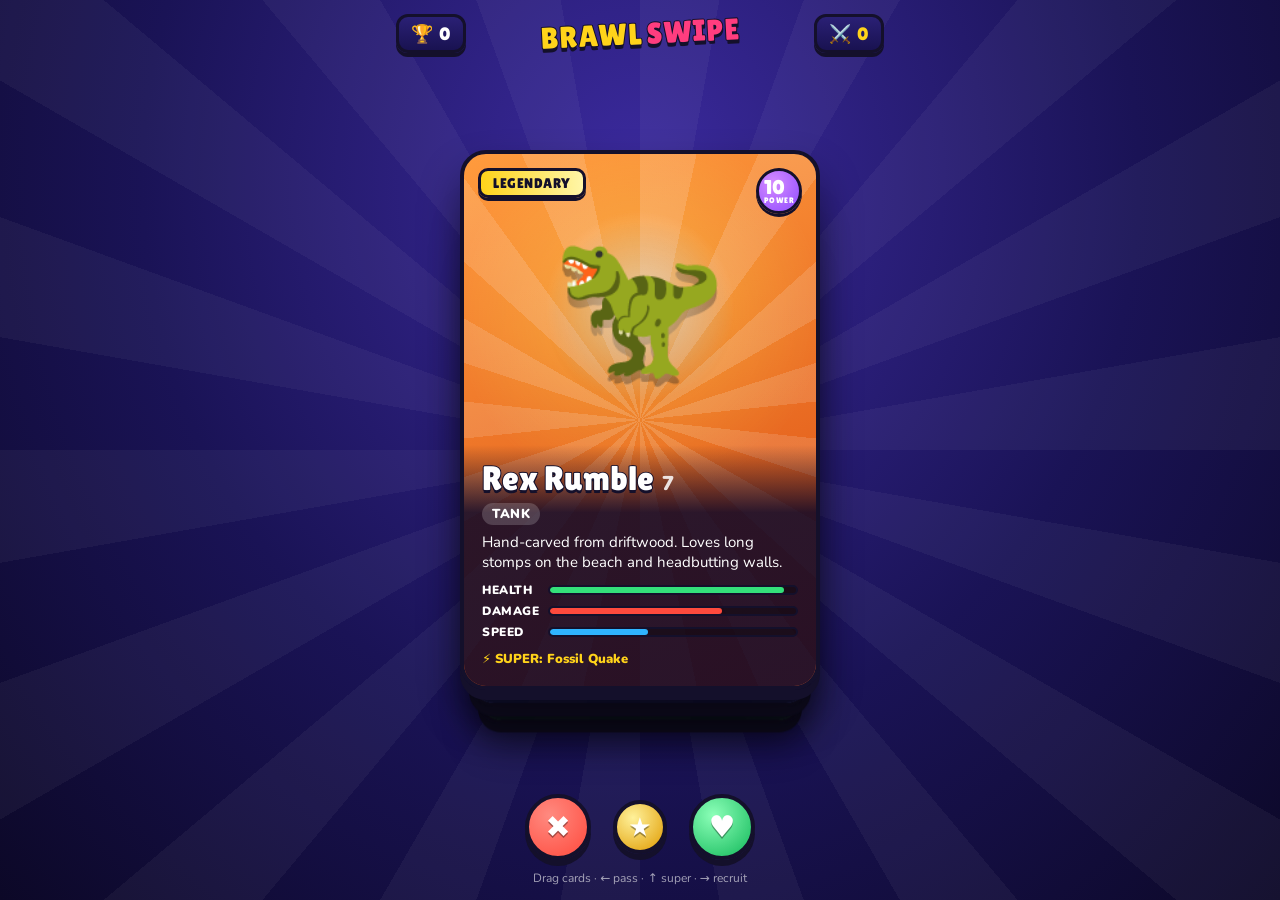
<file: brawl-swipe/index.html>
<!DOCTYPE html>
<html lang="en">
<head>
	<meta charset="utf-8">
	<meta name="viewport" content="width=device-width, initial-scale=1, viewport-fit=cover">
	<title>Brawl Swipe</title>
	<link rel="preconnect" href="https://fonts.googleapis.com">
	<link rel="preconnect" href="https://fonts.gstatic.com" crossorigin>
	<link href="https://fonts.googleapis.com/css2?family=Lilita+One&family=Nunito:wght@700;900&display=swap" rel="stylesheet">
	<link rel="stylesheet" href="style.css">
</head>
<body>
	<div class="bg-rays" aria-hidden="true"></div>
	<canvas id="sparks" aria-hidden="true"></canvas>

	<header class="topbar">
		<div class="trophies" title="Trophies">
			<span class="trophy-icon">🏆</span>
			<span id="trophyCount">0</span>
		</div>
		<h1 class="logo">BRAWL<span>SWIPE</span></h1>
		<button class="team-btn" id="teamBtn" aria-label="Open your team">
			<span>⚔️</span><b id="teamCount">0</b>
		</button>
	</header>

	<main class="arena">
		<div class="deck" id="deck"></div>

		<div class="empty" id="empty" hidden>
			<div class="empty-icon">💤</div>
			<h2>No more brawlers nearby!</h2>
			<p>Shake the map to find a fresh squad.</p>
			<button class="chunky yellow" id="reshuffle">RESHUFFLE</button>
		</div>
	</main>

	<nav class="controls">
		<button class="ctrl nope" id="btnNope" aria-label="Pass (left arrow)">✖</button>
		<button class="ctrl super" id="btnSuper" aria-label="Super like (up arrow)">★</button>
		<button class="ctrl like" id="btnLike" aria-label="Recruit (right arrow)">♥</button>
	</nav>
	<p class="hint">Drag cards · ← pass · ↑ super · → recruit</p>

	<!-- Match overlay -->
	<div class="match" id="match" hidden>
		<div class="match-burst"></div>
		<div class="match-inner">
			<h2 class="match-title"><span>IT'S A</span>BRAWL MATCH!</h2>
			<div class="versus">
				<div class="vs-card you"><div class="vs-avatar">😎</div><b>YOU</b></div>
				<div class="vs-bolt">⚡</div>
				<div class="vs-card them" id="matchThem"></div>
			</div>
			<p class="match-line" id="matchLine"></p>
			<div class="match-actions">
				<button class="chunky yellow" id="matchBattle">BATTLE TOGETHER</button>
				<button class="chunky blue" id="matchKeep">KEEP SWIPING</button>
			</div>
		</div>
	</div>

	<!-- Battle overlay -->
	<div class="battle" id="battle" hidden>
		<div class="battle-inner">
			<div class="battle-banner" id="battleBanner">SHOWDOWN!</div>
			<div class="battle-field">
				<div class="fighter left" id="fLeft"></div>
				<div class="fighter right" id="fRight"></div>
			</div>
			<div class="battle-result" id="battleResult"></div>
		</div>
	</div>

	<!-- Team drawer -->
	<aside class="drawer" id="drawer" aria-hidden="true">
		<div class="drawer-head">
			<h2>YOUR SQUAD</h2>
			<button class="close" id="drawerClose" aria-label="Close">✖</button>
		</div>
		<ul class="team-list" id="teamList"></ul>
		<p class="team-empty" id="teamEmpty">Swipe right to recruit brawlers!</p>
	</aside>
	<div class="scrim" id="scrim"></div>

	<script src="app.js"></script>
</body>
</html>
</file>
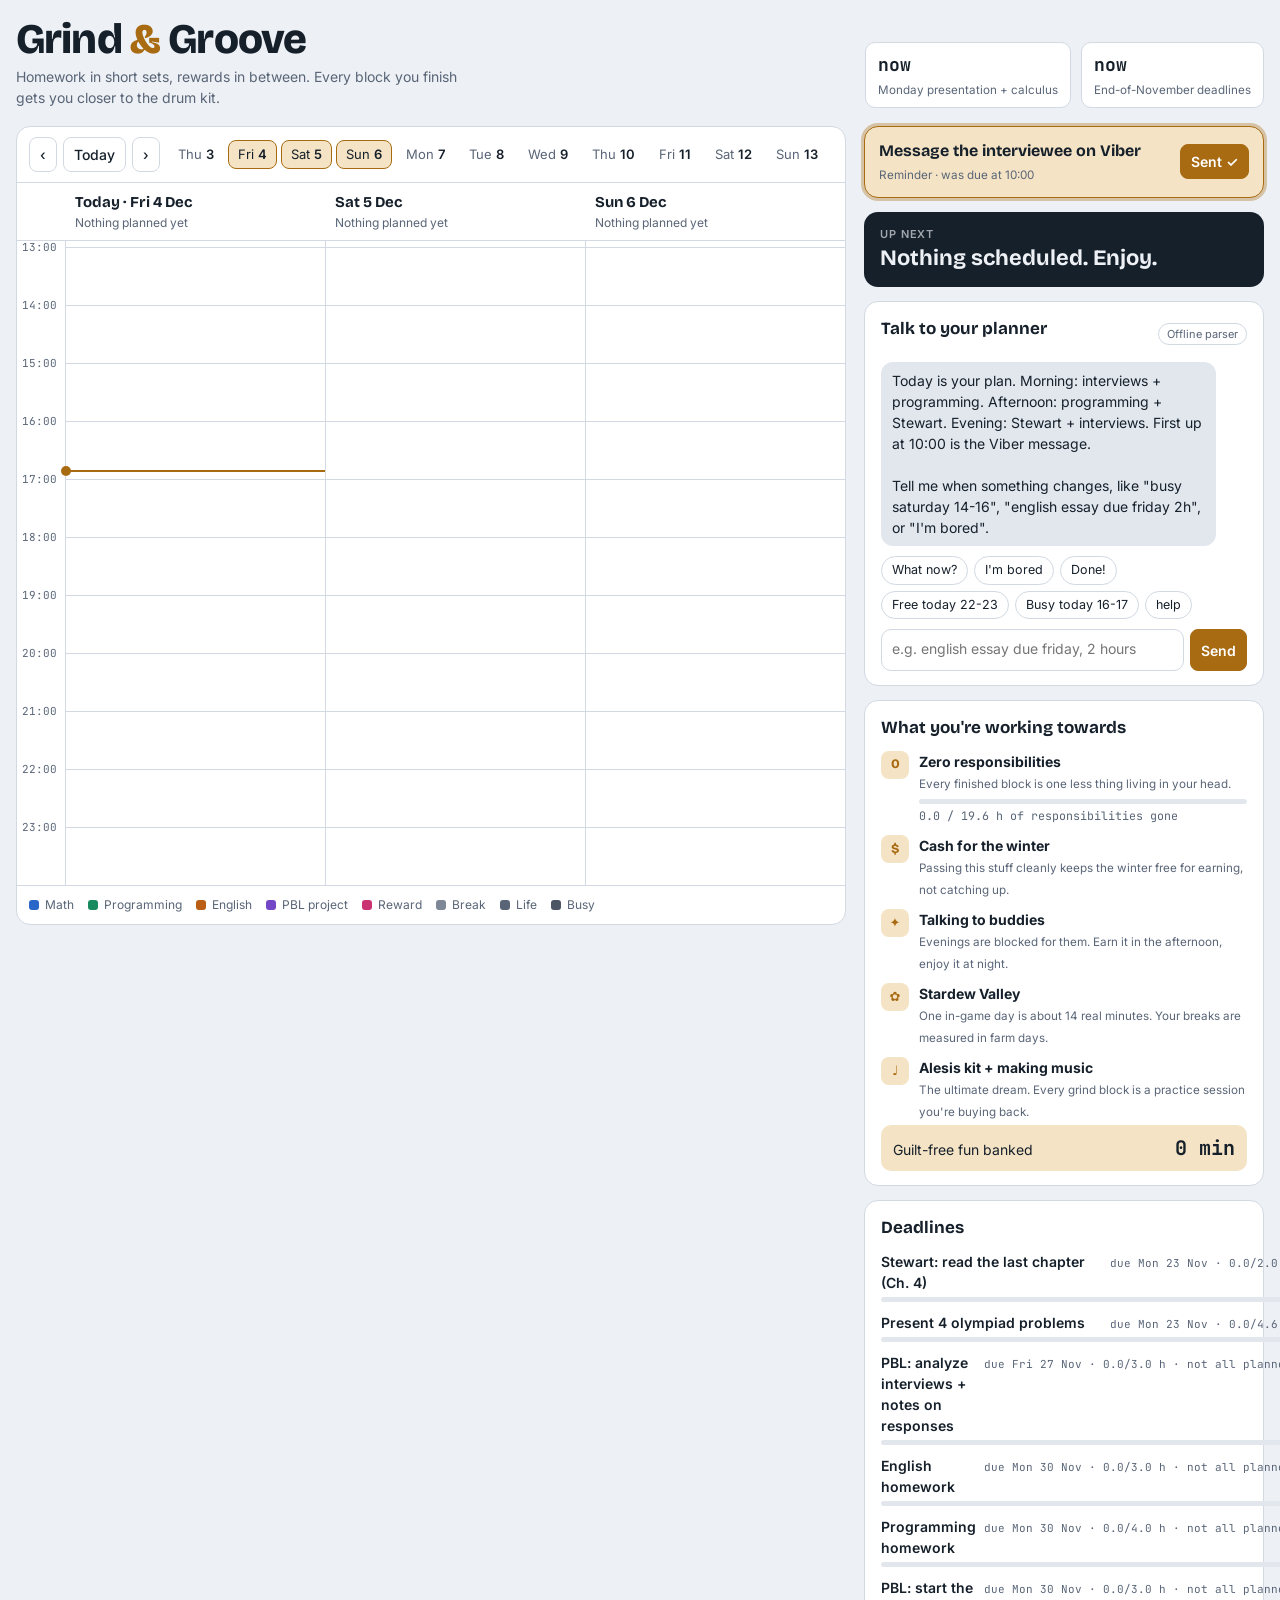
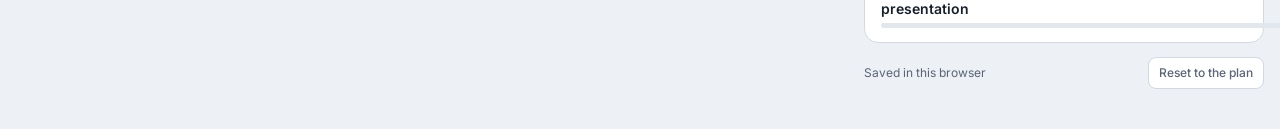
<file: planner/index.html>
<!doctype html>
<html lang="en"><head><meta charset="utf-8"><meta name="viewport" content="width=device-width,initial-scale=1,viewport-fit=cover"><style>:root{color-scheme:light;padding-top:env(safe-area-inset-top,0px);padding-bottom:env(safe-area-inset-bottom,0px)}body{margin:0;font:14px system-ui,sans-serif}img{max-width:100%}[hidden]{display:none!important}</style>
<title>Grind &amp; Groove</title>
<meta name="claude:viewport-fit-sides" content="cover">
<link rel="preconnect" href="https://fonts.googleapis.com">
<link rel="stylesheet" href="https://fonts.googleapis.com/css2?family=Bricolage+Grotesque:opsz,wght@12..96,500;12..96,700;12..96,800&family=Inter:wght@400;500;600&family=JetBrains+Mono:wght@400;600&display=swap">
<style>
/* Layout: a session board. Calendar track on the left, a "now playing" card + chat on the right; stacks on phones. */
:root{
  --bg:#EDF0F4; --surface:#FFFFFF; --surface-2:#E2E7EE; --ink:#16202B; --muted:#596577; --line:#D2D9E2;
  --accent:#A86B12; --accent-soft:#F4E3C4; --accent-ink:#FFFFFF;
  --math:#2B66C9; --prog:#178A5E; --english:#B95E12; --pbl:#7447C6; --reward:#C93371; --break:#7D8796; --life:#596577; --busy:#4B5563;
  --good:#178A5E;
  --f-display:"Bricolage Grotesque", "Segoe UI", system-ui, sans-serif;
  --f-body:"Inter", system-ui, -apple-system, "Segoe UI", sans-serif;
  --f-mono:"JetBrains Mono", ui-monospace, "SFMono-Regular", Menlo, monospace;
  --hour:58px;
}
@media (prefers-color-scheme: dark){:root:not([data-theme="light"]){
  --bg:#0E131A; --surface:#151C26; --surface-2:#1D2632; --ink:#E5EAF1; --muted:#93A0B3; --line:#283240;
  --accent:#E2A94B; --accent-soft:#3A2D17; --accent-ink:#1A1204;
  --math:#6C9EF0; --prog:#4CC793; --english:#EE9A52; --pbl:#A889F0; --reward:#F06FA5; --break:#8994A4; --life:#93A0B3; --busy:#9AA4B2;
  --good:#4CC793; color-scheme:dark;
}}
:root[data-theme="dark"]{
  --bg:#0E131A; --surface:#151C26; --surface-2:#1D2632; --ink:#E5EAF1; --muted:#93A0B3; --line:#283240;
  --accent:#E2A94B; --accent-soft:#3A2D17; --accent-ink:#1A1204;
  --math:#6C9EF0; --prog:#4CC793; --english:#EE9A52; --pbl:#A889F0; --reward:#F06FA5; --break:#8994A4; --life:#93A0B3; --busy:#9AA4B2;
  --good:#4CC793; color-scheme:dark;
}
*{box-sizing:border-box}
body{background:var(--bg);color:var(--ink);font-family:var(--f-body);font-size:14px;line-height:1.5;
  padding-left:max(16px,env(safe-area-inset-left,0px));padding-right:max(16px,env(safe-area-inset-right,0px));padding-block:18px 40px}
h1,h2,h3{font-family:var(--f-display);text-wrap:balance;margin:0}
button{font:inherit;color:inherit;cursor:pointer}
button:focus-visible,input:focus-visible,textarea:focus-visible{outline:2px solid var(--accent);outline-offset:2px}
.wrap{max-width:1360px;margin:0 auto;display:grid;gap:18px}
.mono{font-family:var(--f-mono);font-variant-numeric:tabular-nums}
.label{font-size:11px;letter-spacing:.08em;text-transform:uppercase;color:var(--muted);font-weight:600}

/* header */
header{display:flex;flex-wrap:wrap;gap:14px 28px;align-items:end;justify-content:space-between}
.brand h1{font-size:clamp(28px,4vw,42px);font-weight:800;letter-spacing:-.02em;line-height:1}
.brand h1 span{color:var(--accent)}
.brand p{margin:6px 0 0;color:var(--muted);max-width:52ch}
.countdowns{display:flex;flex-wrap:wrap;gap:10px}
.cd{background:var(--surface);border:1px solid var(--line);border-radius:10px;padding:8px 12px;min-width:150px}
.cd b{display:block;font-family:var(--f-mono);font-size:18px;font-variant-numeric:tabular-nums}
.cd small{color:var(--muted)}

.main{display:grid;grid-template-columns:minmax(0,1fr) 400px;gap:18px;align-items:start}
@media (max-width:980px){.main{grid-template-columns:minmax(0,1fr)}.side{order:-1}}

/* calendar */
.cal{background:var(--surface);border:1px solid var(--line);border-radius:14px;overflow:hidden;min-width:0}
.calbar{display:flex;align-items:center;gap:8px;padding:10px 12px;border-bottom:1px solid var(--line);flex-wrap:wrap}
.calbar .nav{display:flex;gap:6px}
.btn{border:1px solid var(--line);background:var(--surface);border-radius:8px;padding:6px 10px;font-weight:500}
.btn:hover{background:var(--surface-2)}
.btn.primary{background:var(--accent);border-color:var(--accent);color:var(--accent-ink);font-weight:600}
.btn.primary:hover{filter:brightness(1.05);background:var(--accent)}
.days{display:flex;gap:4px;overflow-x:auto;flex:1;min-width:0;scrollbar-width:thin}
.daytab{border:1px solid transparent;background:none;border-radius:8px;padding:4px 9px;white-space:nowrap;color:var(--muted);font-size:13px}
.daytab b{color:var(--ink);font-weight:600}
.daytab.on{background:var(--accent-soft);border-color:var(--accent);color:var(--ink)}
.daytab .dot{display:inline-block;width:6px;height:6px;border-radius:50%;background:var(--accent);margin-left:5px;vertical-align:middle}
.gridscroll{overflow:auto;max-height:78vh}
.grid{display:grid;position:relative;min-width:0}
.colhead{position:sticky;top:0;z-index:3;background:var(--surface);border-bottom:1px solid var(--line);padding:8px 10px;font-family:var(--f-display);font-weight:700;font-size:15px}
.colhead small{display:block;font-family:var(--f-body);font-weight:400;color:var(--muted);font-size:12px}
.gutter{position:relative}
.hourlabel{position:absolute;right:8px;transform:translateY(-50%);font-family:var(--f-mono);font-size:11px;color:var(--muted)}
.daycol{position:relative;border-left:1px solid var(--line);
  background-image:repeating-linear-gradient(to bottom,var(--line) 0 1px,transparent 1px var(--hour));}
.halfline{position:absolute;left:0;right:0;border-top:1px dashed var(--line);opacity:.6;pointer-events:none}
.ev{position:absolute;left:4px;right:4px;border-radius:7px;padding:4px 7px;overflow:hidden;text-align:left;border:1px solid transparent;
  background:color-mix(in srgb,var(--c) 15%,var(--surface));color:var(--ink);font-size:12.5px;line-height:1.3;display:flex;flex-direction:column;gap:1px}
.ev:hover{border-color:var(--c)}
.ev .t{font-weight:600;display:flex;gap:6px;align-items:baseline}
.ev .t span{display:-webkit-box;-webkit-line-clamp:2;-webkit-box-orient:vertical;overflow:hidden}
.ev.tiny .t span{display:block;white-space:nowrap;text-overflow:ellipsis;-webkit-line-clamp:unset}
.ev .why{display:-webkit-box;-webkit-line-clamp:2;-webkit-box-orient:vertical;overflow:hidden}
.ev .t i{font-style:normal;width:8px;height:8px;border-radius:2px;background:var(--c);flex:none;transform:translateY(-1px)}
.ev .tm{font-family:var(--f-mono);font-size:10.5px;color:var(--muted)}
.ev .why{color:var(--muted);font-size:11.5px}
.ev.tiny{padding:0 7px;flex-direction:row;align-items:center;gap:8px;min-width:0}
.ev.tiny .t{min-width:0;flex:1}
.ev.tiny .tm,.ev.tiny .why{display:none}
.ev.done{opacity:.55}
.ev.done .t span{text-decoration:line-through}
.ev.done .t::after{content:"✓";color:var(--good);margin-left:auto;font-weight:700}
.ev.k-reward{background:color-mix(in srgb,var(--reward) 20%,var(--surface))}
.ev.k-busy{background:repeating-linear-gradient(135deg,color-mix(in srgb,var(--busy) 16%,var(--surface)) 0 6px,var(--surface) 6px 12px)}
.ev.now{border-color:var(--accent);box-shadow:0 0 0 2px var(--accent-soft)}
.nowline{position:absolute;left:0;right:0;height:2px;background:var(--accent);z-index:2;pointer-events:none}
.nowline::before{content:"";position:absolute;left:-5px;top:-4px;width:10px;height:10px;border-radius:50%;background:var(--accent)}
.legend{display:flex;flex-wrap:wrap;gap:10px 14px;padding:10px 12px;border-top:1px solid var(--line);color:var(--muted);font-size:12px}
.legend span{display:inline-flex;align-items:center;gap:6px}
.legend i{width:10px;height:10px;border-radius:3px;background:var(--c)}

/* side */
.side{display:grid;gap:14px;min-width:0}
.card{background:var(--surface);border:1px solid var(--line);border-radius:14px;padding:14px 16px;min-width:0}
.nowcard{background:var(--ink);color:var(--bg);border:none}
.nowcard .label{color:color-mix(in srgb,var(--bg) 65%,var(--ink))}
.nowcard h2{font-size:22px;margin:4px 0 2px;line-height:1.15}
.nowcard .when{font-family:var(--f-mono);font-size:12px;opacity:.75}
.nowcard .easy{margin:10px 0 0;font-size:13.5px}
.nowcard .fuel{margin-top:10px;padding-top:10px;border-top:1px solid color-mix(in srgb,var(--bg) 25%,var(--ink));font-size:13px}
.nowcard .fuel b{color:var(--accent)}
.bar{height:6px;background:color-mix(in srgb,var(--bg) 20%,var(--ink));border-radius:99px;overflow:hidden;margin-top:8px}
.bar i{display:block;height:100%;background:var(--accent);border-radius:99px}
.nowcard .row{display:flex;gap:8px;margin-top:12px;flex-wrap:wrap}
.nowcard .btn{background:transparent;border-color:color-mix(in srgb,var(--bg) 35%,var(--ink));color:var(--bg)}
.nowcard .btn.primary{background:var(--accent);border-color:var(--accent);color:var(--accent-ink)}

.remind{display:flex;gap:12px;align-items:center;justify-content:space-between;background:var(--accent-soft);border:1px solid var(--accent);border-radius:14px;padding:12px 14px}
.remind b{display:block;font-family:var(--f-display);font-size:16px}
.remind small{color:var(--muted)}
.remind.late{box-shadow:0 0 0 3px color-mix(in srgb,var(--accent) 35%,transparent)}
#reminders{display:grid;gap:10px}
#reminders:empty{display:none}
.chat{display:flex;flex-direction:column;gap:10px}
.chathead{display:flex;justify-content:space-between;align-items:center;gap:8px}
.chathead h3{font-size:17px}
.mode{font-size:11px;border:1px solid var(--line);border-radius:99px;padding:2px 8px;color:var(--muted)}
.mode.live{border-color:var(--good);color:var(--good)}
.msgs{display:flex;flex-direction:column;gap:8px;max-height:340px;overflow-y:auto;padding-right:2px}
.msg{padding:8px 11px;border-radius:12px;max-width:92%;white-space:pre-wrap;overflow-wrap:anywhere}
.msg.me{align-self:flex-end;background:var(--accent-soft);border:1px solid color-mix(in srgb,var(--accent) 40%,transparent)}
.msg.bot{align-self:flex-start;background:var(--surface-2)}
.msg.bot.thinking{color:var(--muted);font-style:italic}
.chips{display:flex;flex-wrap:wrap;gap:6px}
.chip{border:1px solid var(--line);background:var(--surface);border-radius:99px;padding:4px 10px;font-size:12.5px}
.chip:hover{border-color:var(--accent)}
.composer{display:flex;gap:6px}
.composer textarea{flex:1;min-width:0;resize:none;border:1px solid var(--line);background:var(--surface);color:var(--ink);border-radius:10px;padding:8px 10px;font:inherit;height:42px}
.composer .btn{flex:none}

.dreams{display:grid;gap:10px}
.dream{display:grid;grid-template-columns:28px 1fr;gap:10px;align-items:start}
.dream .ico{width:28px;height:28px;border-radius:8px;background:var(--accent-soft);display:grid;place-items:center;font-family:var(--f-display);font-weight:800;color:var(--accent);font-size:13px}
.dream b{display:block}
.dream small{color:var(--muted)}
.bank{display:flex;justify-content:space-between;align-items:baseline;background:var(--accent-soft);border-radius:10px;padding:8px 12px;margin-top:4px}
.bank b{font-family:var(--f-mono);font-size:20px}

.tasks{display:grid;gap:10px}
.task{display:grid;gap:4px}
.task .top{display:flex;justify-content:space-between;gap:8px;align-items:baseline}
.task .top b{font-weight:600}
.task .top small{color:var(--muted);font-family:var(--f-mono);font-size:11px;white-space:nowrap}
.tbar{height:5px;border-radius:99px;background:var(--surface-2);overflow:hidden}
.tbar i{display:block;height:100%;background:var(--c)}
.side h3{font-size:17px;margin-bottom:10px}

/* drawer */
.scrim{position:fixed;inset:0;background:rgba(10,14,20,.45);z-index:20}
.drawer{position:fixed;top:0;right:0;bottom:0;width:min(440px,100%);background:var(--surface);z-index:21;overflow-y:auto;
  padding:calc(20px + env(safe-area-inset-top,0px)) max(20px,env(safe-area-inset-right,0px)) calc(20px + env(safe-area-inset-bottom,0px)) 20px;
  border-left:1px solid var(--line);display:flex;flex-direction:column;gap:14px}
.drawer h2{font-size:24px;line-height:1.15}
.drawer .kind{display:inline-flex;align-items:center;gap:6px;font-size:12px;color:var(--muted)}
.drawer .kind i{width:10px;height:10px;border-radius:3px;background:var(--c)}
.drawer ol{margin:0;padding-left:20px;display:grid;gap:6px}
.drawer .box{background:var(--surface-2);border-radius:10px;padding:10px 12px}
.drawer .row{display:flex;gap:8px;flex-wrap:wrap}
.confirm{font-size:13px;color:var(--muted)}
.toast{position:fixed;left:50%;transform:translateX(-50%);bottom:calc(20px + env(safe-area-inset-bottom,0px));background:var(--ink);color:var(--bg);
  padding:10px 16px;border-radius:10px;z-index:30;max-width:min(520px,calc(100% - 32px));box-shadow:0 8px 30px rgba(0,0,0,.25)}
.foot{color:var(--muted);font-size:12px;display:flex;gap:12px;flex-wrap:wrap;justify-content:space-between;align-items:center}
@media (prefers-reduced-motion:no-preference){.ev{transition:border-color .15s}.toast{animation:pop .25s ease-out}@keyframes pop{from{opacity:0;transform:translate(-50%,8px)}}}
</style>
</head><body>

<div class="wrap">
  <header>
    <div class="brand">
      <h1>Grind <span>&amp;</span> Groove</h1>
      <p>Homework in short sets, rewards in between. Every block you finish gets you closer to the drum kit.</p>
    </div>
    <div class="countdowns" id="countdowns"></div>
  </header>

  <div class="main">
    <section class="cal" aria-label="Calendar">
      <div class="calbar">
        <div class="nav">
          <button class="btn" id="prev" aria-label="Previous day">‹</button>
          <button class="btn" id="today">Today</button>
          <button class="btn" id="next" aria-label="Next day">›</button>
        </div>
        <div class="days" id="days"></div>
      </div>
      <div class="gridscroll" id="gridscroll"><div class="grid" id="grid"></div></div>
      <div class="legend" id="legend"></div>
    </section>

    <aside class="side">
      <div id="reminders"></div>
      <div class="card nowcard" id="nowcard"></div>

      <div class="card chat">
        <div class="chathead">
          <h3>Talk to your planner</h3>
          <span class="mode" id="mode">Offline parser</span>
        </div>
        <div class="msgs" id="msgs" aria-live="polite"></div>
        <div class="chips" id="chips"></div>
        <form class="composer" id="composer">
          <textarea id="input" rows="1" placeholder="e.g. english essay due friday, 2 hours"></textarea>
          <button type="button" class="btn" id="mic" hidden aria-label="Dictate">🎙</button>
          <button type="submit" class="btn primary">Send</button>
        </form>
      </div>

      <div class="card">
        <h3>What you're working towards</h3>
        <div class="dreams" id="dreams"></div>
        <div class="bank"><span>Guilt-free fun banked</span><b id="bank">0 min</b></div>
      </div>

      <div class="card">
        <h3>Deadlines</h3>
        <div class="tasks" id="tasks"></div>
      </div>

      <div class="foot">
        <span id="savestate">Saved in this browser</span>
        <span id="resetwrap"><button class="btn" id="reset">Reset to the plan</button></span>
      </div>
    </aside>
  </div>
</div>

<div id="drawerroot"></div>
<div id="toastroot"></div>

<script>
(() => {
"use strict";
/* ---------- time helpers (all local time, "YYYY-MM-DDTHH:MM") ---------- */
const pad = n => String(n).padStart(2, "0");
const dkey = d => `${d.getFullYear()}-${pad(d.getMonth()+1)}-${pad(d.getDate())}`;
const stamp = d => `${dkey(d)}T${pad(d.getHours())}:${pad(d.getMinutes())}`;
const parse = s => { const [a,b="00:00"] = s.split("T"); const [y,m,d] = a.split("-").map(Number); const [h,mi] = b.split(":").map(Number); return new Date(y,m-1,d,h,mi); };
const dayStart = d => new Date(d.getFullYear(), d.getMonth(), d.getDate());
const addDays = (d,n) => new Date(d.getFullYear(), d.getMonth(), d.getDate()+n);
const mins = (a,b) => Math.round((parse(b)-parse(a))/60000);
const hm = s => s.slice(11,16);
const WD = ["Sun","Mon","Tue","Wed","Thu","Fri","Sat"];
const MO = ["Jan","Feb","Mar","Apr","May","Jun","Jul","Aug","Sep","Oct","Nov","Dec"];
const prettyDay = d => `${WD[d.getDay()]} ${d.getDate()} ${MO[d.getMonth()]}`;
const STAMP_RE = /^\d{4}-\d{2}-\d{2}T\d{2}:\d{2}$/;
const DATE_RE = /^\d{4}-\d{2}-\d{2}$/;
const uid = () => Math.random().toString(36).slice(2, 9);

/* ---------- the stuff that makes it worth it ---------- */
const DREAMS = [
  {id:"free",    ico:"0",  name:"Zero responsibilities", line:"Every finished block is one less thing living in your head."},
  {id:"cash",    ico:"$",  name:"Cash for the winter", line:"Passing this stuff cleanly keeps the winter free for earning, not catching up."},
  {id:"buddies", ico:"✦",  name:"Talking to buddies", line:"Evenings are blocked for them. Earn it in the afternoon, enjoy it at night."},
  {id:"stardew", ico:"✿",  name:"Stardew Valley", line:"One in-game day is about 14 real minutes. Your breaks are measured in farm days."},
  {id:"drums",   ico:"♩",  name:"Alesis kit + making music", line:"The ultimate dream. Every grind block is a practice session you're buying back."},
];
const DREAM = Object.fromEntries(DREAMS.map(d => [d.id, d]));

const KINDS = {
  math:{name:"Math", c:"--math"}, prog:{name:"Programming", c:"--prog"}, english:{name:"English", c:"--english"},
  pbl:{name:"PBL project", c:"--pbl"}, reward:{name:"Reward", c:"--reward"}, break:{name:"Break", c:"--break"},
  life:{name:"Life", c:"--life"}, busy:{name:"Busy", c:"--busy"},
};
const WORK = new Set(["math","prog","english","pbl"]);

const WHY = {
  math:[
    "Chapter 4 runs on rules you already learned in 3.1–3.4. You're applying them now, not learning from scratch.",
    "Odd answers are in the back of Stewart. Try one, check it, fix it. You can't get lost for long.",
    "You don't need every exercise. 4–6 per section is enough to recognise the pattern on Monday.",
    "Most of these follow one recipe: write what you know, differentiate, plug in.",
  ],
  prog:[
    "Write the brute force first. A slow solution that works is still something you can present.",
    "Treat olympiad problems like puzzles. Read it twice, try the smallest case by hand, and the idea usually shows up.",
    "Presenting is just explaining what you did. If you solved it, you can explain it.",
  ],
  english:[
    "English is writing the way you talk, then cleaning it up.",
    "Put on a 25-minute timer and write badly on purpose. Fixing a draft is easier than starting one.",
  ],
  pbl:[
    "The interviews are already done, and that was the hard part. Now you're just reading and spotting patterns.",
    "A conclusion is anything 2 or more people said. Highlight the repeats, and that's your slide.",
  ],
};
const pick = a => a[Math.floor(Math.random()*a.length)];
const FUEL_FOR = {math:"free", prog:"drums", english:"cash", pbl:"free"};

/* ---------- starter plan ---------- */
function starter(){
  const ev = (date, a, b, kind, title, o={}) => ({id:uid(), start:`${date}T${a}`, end:`${date}T${b}`, kind, title, done:false, auto:false, ...o});
  const S = "2026-11-21", U = "2026-11-22", M = "2026-11-23";
  const prog = n => ({
    taskId:"t-olymp", fuel:"drums",
    why:"Write the brute force first. A slow solution that works is still something you can present.",
    steps:[
      "Read the statement twice. Rewrite the input and output in your own words.",
      "Work through the sample by hand on paper.",
      "Code the brute force and test it on the samples.",
      "Check the limits. n ≤ 10^5 means aim for O(n log n); n ≤ 20 means brute force is probably fine.",
      "Try edge cases: n = 1, all values equal, the max values.",
      `Write 3 lines for Monday on problem ${n}: the idea, the complexity, the tricky case.`,
    ]});
  const events = [
    // ---- Saturday ----
    ev(S,"09:30","10:00","life","Breakfast, no phone",{fuel:"free",why:"Like loading your save file. Five minutes looking at today's plan and you know exactly what's coming.",steps:["Eat something real","Glance at today's blocks, nothing else"]}),
    ev(S,"10:00","11:00","math","Math: 3.5 Implicit diff + 3.6 Log derivatives",{taskId:"t-math",fuel:"free",
      why:"Implicit differentiation is just the chain rule with y treated as a function of x. You already know the chain rule from 3.4.",
      steps:["Read the boxed rules and the first 2 worked examples of 3.5 (10 min).","3.5: do 4–5 odd exercises from the first third of the set, then one tangent-line problem.","3.6: read the logarithmic differentiation example.","3.6: do 4 odd derivatives and 1 log-differentiation problem.","Check against the answers in the back and star anything you got wrong.","Start your cheat sheet: d/dx ln x, the implicit-diff steps, the inverse trig derivatives."]}),
    ev(S,"11:00","11:15","break","Stretch + water",{why:"Drum a groove on the desk to one song. Hands are warming up for the Alesis."}),
    ev(S,"11:15","12:30","prog","Olympiad problem 1",prog(1)),
    ev(S,"12:30","13:30","life","Lunch + text the buddies",{fuel:"buddies",why:"Lock in tonight's plan with them now. Then you've got a reason to finish the afternoon."}),
    ev(S,"13:30","14:30","math","Math: 3.7 Rates of change + 3.8 Exp growth",{taskId:"t-math",fuel:"free",
      why:"These are word problems on rules you already know. 3.8 is basically one formula: y = y₀·e^(kt).",
      steps:["3.7: read the velocity and population examples.","3.7: do 3 exercises. Underline what's given and circle what's asked.","3.8: find k from the data, then plug in. Do 3 exercises (population, half-life, cooling).","Add y = y₀e^(kt) and the half-life trick to the cheat sheet."]}),
    ev(S,"14:30","15:00","reward","Stardew: 2 in-game days",{fuel:"stardew",why:"About 28 minutes. Water the crops, check the mail, then close it. You'll be back tonight."}),
    ev(S,"15:00","16:15","prog","Olympiad problem 2",prog(2)),
    ev(S,"16:15","16:30","break","Snack + walk around",{why:"Get away from the screen. Give your eyes a break."}),
    ev(S,"16:30","17:30","math","Math: 3.9 Related rates (boss fight)",{taskId:"t-math",fuel:"free",
      why:"Hardest section of the weekend, but it's one recipe every time. Learn the recipe once and the rest is repetition.",
      steps:["Recipe: draw it, name the variables, write the equation that links them, differentiate with respect to t, and only then plug numbers in.","Do 5 classics: a ladder sliding, a growing sphere or balloon, a cone tank filling, a shadow, two cars moving apart.","Write the recipe at the top of the cheat sheet in big letters."]}),
    ev(S,"17:30","18:00","math","Math: 3.10 Linear approx + 3.11 Hyperbolic (speedrun)",{taskId:"t-math",fuel:"free",
      why:"30 minutes and you've finished Chapter 3. Both sections are short.",
      steps:["L(x) = f(a) + f′(a)(x − a). Do 3 exercises.","Copy the definitions and derivatives of sinh and cosh to the cheat sheet. Do 2 quick ones."]}),
    ev(S,"18:00","19:00","life","Dinner",{}),
    ev(S,"19:00","19:30","math","Chapter 3 cheat sheet",{taskId:"t-math",fuel:"free",why:"One handwritten page. Writing it is the studying, and on Monday morning it's all you need to reread.",steps:["Every derivative rule on one page","The related-rates recipe","L(x), y₀e^(kt), and the ones you starred"]}),
    ev(S,"19:30","22:30","reward","Buddies + Stardew, guilt-free",{fuel:"buddies",why:"You did 6.5 hours of real work today. The whole evening is yours, and you don't have to feel bad about it."}),
    // ---- Sunday ----
    ev(U,"09:30","10:00","life","Breakfast, no phone",{fuel:"free",why:"Same as yesterday: eat and check the plan. Chapter 3 is done, so today is the last stretch.",steps:["Eat","Look at today's blocks"]}),
    ev(U,"10:00","11:00","math","Math: 4.1 Max/min + 4.2 Mean Value Theorem",{taskId:"t-math",fuel:"free",
      why:"4.1 is a checklist: find the critical points, add the endpoints, compare the values. Follow the steps and you get the answer.",
      steps:["Closed interval method: f′ = 0 or undefined, plus endpoints, then compare f values. Do 4.","MVT: write what it says in one sentence on the cheat sheet. Do 2 'find c' exercises."]}),
    ev(U,"11:00","11:15","break","Stretch + water",{why:"Groove on the desk. Two problems left before Monday."}),
    ev(U,"11:15","12:30","prog","Olympiad problem 3",prog(3)),
    ev(U,"12:30","13:30","life","Lunch + check in with buddies",{fuel:"buddies"}),
    ev(U,"13:30","14:30","math","Math: 4.3 Shape of graphs + 4.4 L'Hospital",{taskId:"t-math",fuel:"free",
      why:"L'Hospital's rule is the satisfying one. When you get 0/0, differentiate the top and bottom and it usually works out.",
      steps:["4.3: increasing/decreasing test, concavity, inflection points. Do 3.","4.4: check that it's really 0/0 or ∞/∞ first! Do 5, including one indeterminate product or power.","Cheat sheet: first and second derivative tests, and the L'Hospital conditions."]}),
    ev(U,"14:30","15:00","reward","Music break: make a 4-bar beat",{fuel:"drums",why:"Any free drum app or DAW works. Practice grooves now so you're ready when the Alesis arrives."}),
    ev(U,"15:00","16:15","prog","Olympiad problem 4",prog(4)),
    ev(U,"16:15","16:30","break","Snack + walk",{why:"That's all 4 problems. Now just the last bit of math."}),
    ev(U,"16:30","17:30","math","Math: 4.5 Curve sketching + 4.7 Optimization",{taskId:"t-math",fuel:"free",
      why:"Optimization uses the related-rates recipe again: draw it, write the equation, set the derivative to 0. You already learned this yesterday.",
      steps:["4.5: follow the book's sketching checklist and fully sketch 2 graphs.","4.7: do 3 classics (open box, fence or field, closest point on a curve)."]}),
    ev(U,"17:30","18:00","math","Math: 4.8 Newton + 4.9 Antiderivatives (+ skim 4.6)",{taskId:"t-math",fuel:"free",
      why:"Last sections of Chapter 4. Antiderivatives are just your derivative table run backwards.",
      steps:["4.6: read it only. It's about graphing with technology.","4.8: xₙ₊₁ = xₙ − f(xₙ)/f′(xₙ). Do 1 by hand.","4.9: do 5 antiderivatives straight from the table."]}),
    ev(U,"18:00","19:00","life","Dinner",{}),
    ev(U,"19:00","19:45","prog","Presentation prep: 4 olympiad problems",{taskId:"t-olymp",fuel:"drums",
      why:"You already wrote 3 lines per problem. This is just putting them in order and saying them out loud.",
      steps:["One note card or slide per problem: the idea in one sentence, the complexity, one edge case.","Rehearse out loud once, about 2 minutes per problem.","Make sure each program runs on the sample input."]}),
    ev(U,"19:45","20:15","math","Math review: redo the starred ones",{taskId:"t-math",fuel:"free",why:"Only redo the ones you got wrong. Getting them right now is what makes Monday feel easy.",steps:["Redo every starred exercise","Finish the Chapter 4 side of the cheat sheet"]}),
    ev(U,"20:15","22:30","reward","Buddies, music, Stardew",{fuel:"drums",why:"Monday's prep is done and the whole evening is yours. Go play."}),
    ev(U,"22:30","23:00","life","Wind down, sleep",{why:"Sleeping well before the presentation helps more than any extra exercise would."}),
    // ---- Monday ----
    ev(M,"07:00","07:30","math","Morning: cheat sheet + run the code",{taskId:"t-math",fuel:"free",why:"Just a warm-up. Everything is already done.",steps:["Read the cheat sheet (10 min)","Run each of the 4 solutions on the sample once","Pack: laptop/USB, Stewart, cheat sheet"]}),
    ev(M,"08:00","15:00","busy","School: present olympiad + calculus",{why:"You've prepared for this. Go show what you did."}),
  ];
  const sum = id => events.filter(e => e.taskId===id).reduce((a,e)=>a+mins(e.start,e.end),0)/60;
  const tasks = [
    {id:"t-math", title:"Calculus: Stewart 3.5 → end of Ch. 4", kind:"math", due:"2026-11-23", hours:sum("t-math"), fixed:true},
    {id:"t-olymp", title:"Present 4 olympiad problems", kind:"prog", due:"2026-11-23", hours:sum("t-olymp"), fixed:true},
    {id:"t-pblc", title:"PBL: go through interviews, draw conclusions", kind:"pbl", due:"2026-11-27", hours:3,
      steps:["Re-read or re-listen to 2 interviews and jot down the quotes that stand out.","Highlight anything 2 or more people said. That's a pattern.","Write 3–5 conclusions, one sentence each, with a quote under each."]},
    {id:"t-eng", title:"English homework", kind:"english", due:"2026-11-30", hours:3,
      steps:["Open the assignment and list what it actually asks for.","Write for 25 minutes on a timer without editing.","Take 5 minutes off, then spend 25 minutes cleaning it up."]},
    {id:"t-prog", title:"Programming homework", kind:"prog", due:"2026-11-30", hours:4,
      steps:["Pick the next exercise.","Brute force it, test it, then improve it.","Commit or save it with a one-line note on how it works."]},
    {id:"t-pblp", title:"PBL: start the presentation", kind:"pbl", due:"2026-11-30", hours:3,
      steps:["Outline: the problem, what you asked, what you found, what's next.","One slide per conclusion, each with a real quote.","Make a rough version first. Polish comes later."]},
  ];
  return {v:1, events, tasks, extraWindows:[], chat:[], updatedAt:Date.now()};
}

/* ---------- Sunday 22 Nov: your own plan ----------
   Morning: interviews + programming · Afternoon: programming + Stewart · Evening: Stewart + interviews */
const PLAN_REV = "sun22-own";
function sundayPlan(){
  const U = "2026-11-22";
  const ev = (a, b, kind, title, o={}) => ({id:uid(), start:`${U}T${a}`, end:`${U}T${b}`, kind, title, done:false, auto:false, ...o});
  const prog = n => ({taskId:"t-olymp", fuel:"drums",
    why:"Write the brute force first. A slow solution that works is still something you can present tomorrow.",
    steps:["Read the statement twice. Rewrite the input and output in your own words.","Work through the sample by hand.","Code the brute force and test it on the samples.","Check the limits. Is the brute force fast enough? If not, look for the repeated work you can skip.","Try edge cases: n = 1, all values equal, the max values.",`Write 3 lines for tomorrow on problem ${n}: the idea, the complexity, the tricky case.`]});
  const interviewSteps = [
    "Use one notes doc with 4 columns: Who · Question · What they said (in your words, 1–2 lines) · Best quote.",
    "Go through the interview once at normal speed. After each question, pause and write the 1–2 line summary. Don't transcribe.",
    "Copy at most one great quote per interview, word for word. Those go on your slides later.",
    "When you finish, write 3 bullets under it: what stood out, what surprised you, what's repeated from earlier interviews.",
    "Write the time you finished next to it. That tells you how long one takes.",
  ];
  return [
    ev("09:30","10:00","life","Breakfast + look at today",{fuel:"free",why:"This is your own plan, so you already know it works for you. Three parts: morning, afternoon, evening."}),
    ev("10:00","10:10","life","Message the interviewee on Viber",{reminder:true,fuel:"free",
      why:"Send it first thing so they have all day to answer. It takes two minutes.",
      steps:["Open Viber and send the message.","Mark this block done here.","You'll check for a reply at lunch."]}),
    // morning: interviews + programming
    ev("10:10","11:00","pbl","Interviews: set up notes + interview 1",{taskId:"t-pblc",fuel:"free",
      why:"You don't need to know how long this takes yet. The first interview is where you find out. Do just one, write your finish time, and now it isn't a new thing anymore.",
      steps:["5 min setup: make the 4-column notes table (Who · Question · What they said · Best quote).", ...interviewSteps.slice(1)]}),
    ev("11:00","11:10","break","Stretch + water",{why:"You've done one interview, so the scary part is over."}),
    ev("11:10","12:15","prog","Olympiad problem 1",prog(1)),
    ev("12:15","13:00","pbl","Interviews: interview 2 (and 3 if it's quick)",{taskId:"t-pblc",fuel:"free",
      why:"Same method as interview 1, and you already know your pace. If one takes ~20 min, try for two in this block.",
      steps:interviewSteps}),
    ev("13:00","14:00","life","Lunch + check Viber for a reply",{fuel:"buddies",why:"Eat, check whether the interviewee replied, and text the buddies about tonight."}),
    // afternoon: programming + Stewart
    ev("14:00","15:00","prog","Olympiad problem 2",prog(2)),
    ev("15:00","15:45","math","Stewart: read 4.1–4.3",{taskId:"t-math",fuel:"free",
      why:"This is reading, not exercises. You're just learning what's in there so Monday isn't a surprise.",
      steps:["For each section, read the boxed definitions and theorems first.","Read 1 worked example per section, with a pen in hand.","Write one line per section in your notes: what it's for (4.1 max/min, 4.2 MVT, 4.3 shape of a graph from f′ and f″).","Mark anything that confused you with '?' and move on. Don't get stuck."]}),
    ev("15:45","16:15","reward","Stardew: 2 in-game days",{fuel:"stardew",why:"That's two problems and a section of reading done. Water the crops and close it. You'll play more tonight."}),
    ev("16:15","17:15","prog","Olympiad problem 3",prog(3)),
    ev("17:15","17:30","break","Snack + walk",{why:"One problem left."}),
    ev("17:30","18:30","prog","Olympiad problem 4 (+ 5 min run-through of all 4)",{...prog(4),
      steps:[...prog(4).steps, "At the end, run all 4 programs on their samples once so tomorrow you only need to present them."]}),
    ev("18:30","19:15","life","Dinner",{why:"Programming is done for today."}),
    // evening: Stewart + interviews
    ev("19:15","20:30","math","Stewart: read 4.4–4.9",{taskId:"t-math",fuel:"free",
      why:"The rest of the chapter, still just reading. L'Hospital (4.4) and optimization (4.7) are the two worth reading slowly. Skim 4.6 and 4.8.",
      steps:["4.4 L'Hospital: read the conditions (0/0 or ∞/∞) and 2 examples.","4.5 Curve sketching: read the checklist only.","4.6: skim (it's about graphing with technology).","4.7 Optimization: read 2 examples. It's draw it, write the equation, set the derivative to 0.","4.8 Newton's method: copy the formula, skim.","4.9 Antiderivatives: read the table. It's the derivative table run backwards.","Go back to your '?' marks from the afternoon. Can you answer any of them now?"]}),
    ev("20:30","20:40","break","Break",{why:"Stewart is done. One block left."}),
    ev("20:40","21:40","pbl","Interviews: the rest + first patterns",{taskId:"t-pblc",fuel:"free",
      why:"Last block. Finish the remaining interviews with the same method, then just look for repeats across them.",
      steps:["Finish any interviews still left, using the same 4 columns.","Re-read all your 3-bullet summaries.","Highlight anything 2 or more people said. Those are your patterns.","Write the top 3 patterns at the bottom of the doc. Those become the conclusions for the PBL presentation.","If you don't finish, that's fine. The planner leaves time later in the week (PBL is due Nov 27)."]}),
    ev("21:40","22:30","reward","Buddies + Stardew, guilt-free",{fuel:"buddies",why:"Interviews started, all 4 problems done, chapter read. The rest of the night is yours."}),
    ev("22:30","23:00","life","Wind down, sleep",{why:"Sleeping well before tomorrow's presentation helps more than anything else you could do tonight."}),
  ];
}
function migrate(){
  if (state.planRev === PLAN_REV) return;
  // Saturday went your own way and Sunday follows your plan, so drop the old unfinished blocks
  state.events = state.events.filter(e => !((e.start.startsWith("2026-11-21") || e.start.startsWith("2026-11-22")) && !e.done && !e.auto && e.kind !== "busy")
    && !(e.start.startsWith("2026-11-22") && !e.done) && e.title !== "Morning: cheat sheet + run the code");
  state.events.push(...sundayPlan());
  state.events.push({id:uid(), start:"2026-11-23T07:00", end:"2026-11-23T07:30", kind:"prog", title:"Morning: run the 4 solutions + skim notes", done:false, auto:false,
    taskId:"t-olymp", fuel:"drums", why:"Just a warm-up. Everything is already done.", steps:["Run each of the 4 programs on its sample once.","Read your 3 lines per problem.","Skim your Stewart one-liners and '?' marks.","Pack: laptop/USB, Stewart."]});
  const m = state.tasks.find(t => t.id==="t-math"); if (m) m.title = "Stewart: read the last chapter (Ch. 4)";
  const c = state.tasks.find(t => t.id==="t-pblc"); if (c) c.title = "PBL: analyze interviews + notes on responses";
  for (const id of ["t-math","t-olymp"]){
    const t = state.tasks.find(x => x.id===id);
    if (t) t.hours = state.events.filter(e => e.taskId===id && WORK.has(e.kind)).reduce((a,e)=>a+mins(e.start,e.end),0)/60;
  }
  state.planRev = PLAN_REV;
  state.events.sort((a,b) => a.start.localeCompare(b.start));
  autoSchedule();
  return true;
}

/* ---------- persistence ---------- */
const LS_KEY = "grind-groove-v1";
let state;
try { state = JSON.parse(localStorage.getItem(LS_KEY) || "null"); } catch { state = null; }
let fresh = false;
if (!state || state.v !== 1) { state = starter(); state.updatedAt = 0; fresh = true; }
let dbDoc = null, saveTimer = null;
function save(bump = true){
  if (bump) state.updatedAt = Date.now();
  try { localStorage.setItem(LS_KEY, JSON.stringify(state)); } catch {}
  clearTimeout(saveTimer);
  saveTimer = setTimeout(async () => {
    if (!dbDoc) return;
    try { await dbDoc.set({json: JSON.stringify(state), updatedAt: state.updatedAt}); $("savestate").textContent = "Synced to your account"; }
    catch { $("savestate").textContent = "Saved in this browser (sync failed)"; }
  }, 900);
}

/* ---------- auto scheduler ---------- */
function windowsFor(date){
  const d = parse(date+"T00:00").getDay();
  const base = (d===0 || d===6) ? [["10:00","12:30"],["13:30","18:00"]] : [["16:00","20:00"]];
  return base.concat(state.extraWindows.filter(w => w.date===date).map(w => [w.start, w.end]));
}
function overlaps(a1,a2,b1,b2){ return a1 < b2 && b1 < a2; }
function freeAt(s,e){ return !state.events.some(x => overlaps(s,e,x.start,x.end)); }

function autoSchedule(){
  const now = stamp(new Date());
  state.events = state.events.filter(e => !(e.auto && !e.done && e.start >= now));
  const report = [];
  const open = state.tasks.filter(t => !t.fixed).sort((a,b) => a.due.localeCompare(b.due));
  const need = {};
  for (const t of open){
    const have = state.events.filter(e => e.taskId===t.id && WORK.has(e.kind)).reduce((a,e)=>a+mins(e.start,e.end),0);
    need[t.id] = Math.max(0, Math.round(t.hours*60) - have);
  }
  const last = open.reduce((m,t) => t.due > m ? t.due : m, dkey(new Date()));
  for (let d = dayStart(new Date()); dkey(d) < last; d = addDays(d,1)){
    const date = dkey(d), weekend = d.getDay()===0 || d.getDay()===6;
    const cap = weekend ? 300 : 150;
    let used = state.events.filter(e => e.start.startsWith(date) && WORK.has(e.kind)).reduce((a,e)=>a+mins(e.start,e.end),0);
    let blocks = 0;
    for (const t of open){
      if (date >= t.due || need[t.id] <= 0) continue;
      let perTask = 0;
      for (const [ws,we] of windowsFor(date)){
        let cur = `${date}T${ws}`; const wEnd = `${date}T${we}`;
        while (cur < wEnd && need[t.id] > 0 && perTask < 120 && used < cap){
          const len = Math.min(60, need[t.id], 120-perTask, cap-used);
          if (len < 30 && need[t.id] >= 30) break;
          const end = stamp(new Date(parse(cur).getTime()+len*60000));
          if (cur < now || end > wEnd || !freeAt(cur,end)){ cur = stamp(new Date(parse(cur).getTime()+15*60000)); continue; }
          state.events.push({id:uid(), start:cur, end, kind:t.kind, title:t.title, taskId:t.id, auto:true, done:false,
            fuel:FUEL_FOR[t.kind]||"free", why:pick(WHY[t.kind]||WHY.math), steps:t.steps||[]});
          need[t.id] -= len; perTask += len; used += len; blocks++;
          let bEnd = stamp(new Date(parse(end).getTime()+15*60000));
          const isReward = blocks % 2 === 0;
          if (isReward) bEnd = stamp(new Date(parse(end).getTime()+30*60000));
          if (bEnd <= wEnd && freeAt(end,bEnd)){
            state.events.push(isReward
              ? {id:uid(), start:end, end:bEnd, kind:"reward", title:"Stardew: 2 in-game days", auto:true, done:false, fuel:"stardew", why:"You earned it with two blocks done. Water, mail, out."}
              : {id:uid(), start:end, end:bEnd, kind:"break", title:"Break", auto:true, done:false, why:"Stand up and drink some water."});
          }
          cur = bEnd;
        }
      }
    }
  }
  for (const t of open) if (need[t.id] > 0) report.push(`${t.title}: ${(need[t.id]/60).toFixed(1)} h didn't fit before ${prettyDay(parse(t.due+"T00:00"))}`);
  state.events.sort((a,b) => a.start.localeCompare(b.start));
  return report;
}

/* ---------- actions (shared by Claude and the offline parser) ---------- */
function findEvent(q){
  if (!q) return null;
  if (state.events.some(e => e.id===q)) return state.events.find(e => e.id===q);
  const words = q.toLowerCase().split(/\s+/).filter(w => w.length > 2);
  const now = stamp(new Date());
  const scored = state.events.map(e => {
    const hay = (e.title+" "+KINDS[e.kind].name).toLowerCase();
    const s = words.reduce((a,w)=>a+(hay.includes(w)?1:0),0);
    return {e, s, dist: Math.abs(parse(e.start)-parse(now))};
  }).filter(x => x.s>0).sort((a,b) => b.s-a.s || a.dist-b.dist);
  return scored[0]?.e || null;
}
function currentEvent(){ const n = stamp(new Date()); return state.events.find(e => e.start <= n && n < e.end) || null; }
function nextEvent(kindFilter){ const n = stamp(new Date()); return state.events.find(e => e.start > n && (!kindFilter || kindFilter(e))) || null; }

function apply(actions){
  const notes = []; let resched = false;
  for (const a of actions || []){
    try {
      if (a.type === "add_task" && a.title && DATE_RE.test(a.due)){
        const hours = Math.max(0.5, Math.min(40, Number(a.hours) || 2));
        const kind = KINDS[a.kind] && WORK.has(a.kind) ? a.kind : guessKind(a.title) || "english";
        state.tasks.push({id:"t-"+uid(), title:String(a.title).slice(0,80), kind, due:a.due, hours, steps:Array.isArray(a.steps)?a.steps.slice(0,6).map(String):[]});
        resched = true;
      } else if (a.type === "update_task"){
        const t = state.tasks.find(x => x.id===a.id); if (!t) continue;
        if (a.hours) t.hours = Math.max(0.5, Math.min(40, Number(a.hours)));
        if (DATE_RE.test(a.due||"")) t.due = a.due;
        if (a.title) t.title = String(a.title).slice(0,80);
        resched = true;
      } else if (a.type === "delete_task"){
        state.tasks = state.tasks.filter(x => x.id !== a.id);
        state.events = state.events.filter(e => !(e.taskId===a.id && e.auto && !e.done));
        resched = true;
      } else if ((a.type === "add_event" || a.type === "busy") && STAMP_RE.test(a.start) && STAMP_RE.test(a.end) && a.end > a.start){
        const kind = a.type==="busy" ? "busy" : (KINDS[a.kind] ? a.kind : "life");
        // a busy block pushes auto blocks out of the way
        state.events = state.events.filter(e => !(e.auto && !e.done && overlaps(e.start,e.end,a.start,a.end)));
        state.events.push({id:uid(), start:a.start, end:a.end, kind, title:String(a.title||"Busy").slice(0,80), auto:false, done:false,
          why:a.why?String(a.why):"", steps:Array.isArray(a.steps)?a.steps.slice(0,8).map(String):[], fuel:a.fuel&&DREAM[a.fuel]?a.fuel:undefined});
        const clash = state.events.filter(x => !x.auto && !x.done && x.kind!=="busy" && x.kind!=="life" && overlaps(x.start,x.end,a.start,a.end) && x.title !== String(a.title||"Busy").slice(0,80));
        if (clash.length) notes.push("These planned blocks overlap it now: " + clash.map(x => `${x.title} (${hm(x.start)})`).join(", ") + ". Move them, for example \"move " + clash[0].title.split(/[:·]/)[0].trim().toLowerCase() + " to 19:00\".");
        resched = true;
      } else if (a.type === "free_window" && DATE_RE.test(a.date) && /^\d{2}:\d{2}$/.test(a.start) && /^\d{2}:\d{2}$/.test(a.end)){
        state.extraWindows.push({date:a.date, start:a.start, end:a.end}); resched = true;
      } else if (a.type === "done"){
        const e = findEvent(a.id); if (e && !e.done){ e.done = true; notes.push(celebrate(e)); }
      } else if (a.type === "undo_done"){
        const e = findEvent(a.id); if (e) e.done = false;
      } else if (a.type === "move" && STAMP_RE.test(a.start)){
        const e = findEvent(a.id); if (!e) continue;
        const len = mins(e.start, e.end);
        e.start = a.start; e.end = STAMP_RE.test(a.end||"") && a.end > a.start ? a.end : stamp(new Date(parse(a.start).getTime()+len*60000));
        e.auto = false;
        state.events = state.events.filter(x => x===e || !(x.auto && !x.done && overlaps(x.start,x.end,e.start,e.end)));
        resched = true;
      } else if (a.type === "delete"){
        const e = findEvent(a.id); if (e){ state.events = state.events.filter(x => x !== e); resched = true; }
      } else if (a.type === "reschedule"){ resched = true; }
    } catch {}
  }
  if (resched){ const r = autoSchedule(); if (r.length) notes.push("Heads up: "+r.join("; ")+". Say something like \"I'm free saturday 18-20\" to make room."); }
  state.events.sort((a,b) => a.start.localeCompare(b.start));
  save(); render();
  return notes;
}
function celebrate(e){
  if (!WORK.has(e.kind)) return `Marked "${e.title}" done.`;
  const earned = Math.round(mins(e.start,e.end)/3);
  const f = DREAM[e.fuel||FUEL_FOR[e.kind]||"free"];
  return `Nice, "${e.title}" is done. +${earned} min of guilt-free fun banked. ${f.name}: ${f.line}`;
}

/* ---------- offline parser ---------- */
function guessKind(t){
  t = t.toLowerCase();
  if (/math|calc|stewart|analysis|derivat|integral/.test(t)) return "math";
  if (/program|code|coding|olymp|algo|python|c\+\+|java/.test(t)) return "prog";
  if (/english|essay|reading|vocab|grammar/.test(t)) return "english";
  if (/pbl|interview|presentation|project|slides/.test(t)) return "pbl";
  if (/stardew|game|buddies|friends|drum|music|beat/.test(t)) return "reward";
  return null;
}
const MONTHS = ["jan","feb","mar","apr","may","jun","jul","aug","sep","oct","nov","dec"];
function parseDate(text){
  const t = text.toLowerCase(), today = dayStart(new Date());
  let m;
  if ((m = t.match(/(\d{4})-(\d{2})-(\d{2})/))) return {date:new Date(+m[1],+m[2]-1,+m[3]), raw:m[0]};
  if ((m = t.match(/\b(\d{1,2})(?:st|nd|rd|th)?\s+(jan|feb|mar|apr|may|jun|jul|aug|sep|oct|nov|dec)[a-z]*/))) return {date:new Date(today.getFullYear(), MONTHS.indexOf(m[2]), +m[1]), raw:m[0]};
  if ((m = t.match(/\b(jan|feb|mar|apr|may|jun|jul|aug|sep|oct|nov|dec)[a-z]*\s+(\d{1,2})(?:st|nd|rd|th)?\b/))) return {date:new Date(today.getFullYear(), MONTHS.indexOf(m[1]), +m[2]), raw:m[0]};
  if ((m = t.match(/\b(\d{1,2})[./](\d{1,2})\b/))){ let d=+m[1], mo=+m[2]; if (mo>12){[d,mo]=[mo,d];} return {date:new Date(today.getFullYear(), mo-1, d), raw:m[0]}; }
  if ((m = t.match(/end of (the )?(month|november|nov)/))) return {date:new Date(today.getFullYear(), today.getMonth()+1, 0), raw:m[0]};
  if ((m = t.match(/\b(today|tonight)\b/))) return {date:today, raw:m[0]};
  if ((m = t.match(/\btomorrow\b/))) return {date:addDays(today,1), raw:m[0]};
  if ((m = t.match(/\b(next\s+)?(sun|mon|tue|wed|thu|fri|sat)[a-z]*\b/))){
    const target = ["sun","mon","tue","wed","thu","fri","sat"].indexOf(m[2]);
    let diff = (target - today.getDay() + 7) % 7; if (m[1]) diff += 7;
    return {date:addDays(today,diff), raw:m[0]};
  }
  return null;
}
function toHM(h, mi, ap){ h = +h; mi = +(mi||0); if (ap==="pm" && h<12) h+=12; if (ap==="am" && h===12) h=0; return `${pad(Math.min(h,23))}:${pad(mi)}`; }
function parseRange(t){
  const m = t.match(/\b(\d{1,2})(?::(\d{2}))?\s*(am|pm)?\s*(?:-|–|to|until|till)\s*(\d{1,2})(?::(\d{2}))?\s*(am|pm)?\b/);
  if (!m) return null;
  const ap2 = m[6], ap1 = m[3] || (ap2 && +m[1] <= +m[4] ? ap2 : undefined);
  return {start:toHM(m[1],m[2],ap1), end:toHM(m[4],m[5],ap2), raw:m[0]};
}
function parseAt(t){
  const m = t.match(/\b(?:at|to)\s+(\d{1,2})(?::(\d{2}))?\s*(am|pm)?\b/) || t.match(/\b(\d{1,2}):(\d{2})\s*(am|pm)?\b/) || t.match(/\b(\d{1,2})\s*(am|pm)\b/);
  if (!m) return null;
  if (m.length === 3) return toHM(m[1], 0, m[2]);
  return toHM(m[1], m[2], m[3]);
}
function parseHours(t){
  let m;
  if ((m = t.match(/(\d+(?:[.,]\d+)?)\s*(h|hrs?|hours?)\b/))) return parseFloat(m[1].replace(",","."));
  if ((m = t.match(/(\d+)\s*(m|mins?|minutes?)\b/))) return +m[1]/60;
  return null;
}
function cleanTitle(t, strip){
  let s = t;
  for (const r of strip) if (r) s = s.replace(r, " ");
  s = s.replace(/\b(add|new|i need to|i have to|i've got|i got|please|schedule|homework due|due|by|on|for|until|about|around|hours?|hrs?|h)\b/gi, " ")
       .replace(/[,.;:!]+/g," ").replace(/\s+/g," ").trim();
  return s ? s[0].toUpperCase()+s.slice(1) : "";
}
function describe(e){
  if (!e) return "";
  const f = e.fuel ? DREAM[e.fuel] : null;
  return `${prettyDay(parse(e.start))}, ${hm(e.start)}–${hm(e.end)}: ${e.title}` + (e.why ? `\nWhy it's easy: ${e.why}` : "") + (f ? `\nWhat it's for: ${f.name}` : "");
}
function pep(){
  const c0 = currentEvent();
  const e = (c0 && !c0.done && WORK.has(c0.kind)) ? c0 : nextEvent(x => WORK.has(x.kind) && !x.done);
  const d = pick(DREAMS);
  const nextFun = nextEvent(x => x.kind==="reward");
  let s = `Here's the deal. ${d.name}: ${d.line}`;
  if (e && WORK.has(e.kind)) s += `\n\nYou don't have to do the whole thing, just this block: ${e.title}. ${e.why||pick(WHY[e.kind])}`;
  if (nextFun) s += `\n\nNext reward: ${nextFun.title} at ${hm(nextFun.start)}${nextFun.start.slice(0,10)!==dkey(new Date())?" ("+prettyDay(parse(nextFun.start))+")":""}.`;
  s += "\n\nTry 10 minutes. If you still hate it after 10, take a 5-minute break. Usually you'll just keep going.";
  return s;
}
const HELP = `Things you can say:
• "english essay due friday, 2 hours" (adds a task and schedules it)
• "busy saturday 14-16 football" (blocks time and moves work around it)
• "free sunday 18-20" (gives me more time to schedule work)
• "done" or "done olympiad 2" (marks a block done and banks fun time)
• "move math 4.7 to 18:00" or "move stardew to sunday 15:00"
• "delete stardew 14:30", "reschedule", "what now?", "I'm bored"`;

function localReply(text){
  const t = text.toLowerCase().trim();
  if (/^(help|\?|what can you do)/.test(t)) return {reply:HELP, actions:[]};
  if (/^(done|finished|did it|i did|completed)\b/.test(t)){
    const rest = t.replace(/^(done|finished|did it|i did|completed)\b(with)?/,"").trim();
    const e = (rest && findEvent(rest)) || currentEvent() ||
      [...state.events].reverse().find(x => !x.done && WORK.has(x.kind) && x.start <= stamp(new Date()));
    if (!e) return {reply:"I couldn't tell which block you finished. Try \"done olympiad 1\".", actions:[]};
    return {reply:"", actions:[{type:"done", id:e.id}]};
  }
  if (/(motivat|bored|boring|can'?t|tired|hate|lazy|ugh|don'?t want|procrast|stuck)/.test(t)) return {reply:pep(), actions:[]};
  if (/(what('?s| is)? (now|next|up)|^now\b|^next\b|current)/.test(t)){
    const c = currentEvent(), n = nextEvent();
    return {reply:(c ? "Right now: "+describe(c) : "Nothing scheduled right now.") + (n ? "\n\nNext: "+describe(n) : ""), actions:[]};
  }
  if (/^(reschedule|replan|re-plan|plan|fill)/.test(t)) return {reply:"Re-planned all upcoming auto blocks.", actions:[{type:"reschedule"}]};
  const pd = parseDate(t);
  const rest = pd ? t.replace(pd.raw," ") : t;
  if (/^(busy|block|i('?m| am) busy|i have|got)\b/.test(t)){
    const r = parseRange(rest);
    if (!r) return {reply:"Give me a time range, like \"busy saturday 14-16 football\".", actions:[]};
    const date = dkey(pd ? pd.date : new Date());
    const title = cleanTitle(rest.replace(r.raw," ").replace(/^(busy|block|i('?m| am) busy|i have|got)\b/," "), []) || "Busy";
    return {reply:`Blocked ${prettyDay(parse(date+"T00:00"))} ${r.start}–${r.end} (${title}) and moved auto-planned work around it.`, actions:[{type:"busy", title, start:`${date}T${r.start}`, end:`${date}T${r.end}`}]};
  }
  if (/^(free|i('?m| am) free|available)\b/.test(t)){
    const r = parseRange(rest);
    if (!r) return {reply:"Give me a time range, like \"free sunday 18-20\".", actions:[]};
    const date = dkey(pd ? pd.date : new Date());
    return {reply:`OK, I'll use ${prettyDay(parse(date+"T00:00"))} ${r.start}–${r.end} for work if it's needed.`, actions:[{type:"free_window", date, start:r.start, end:r.end}]};
  }
  if (/^(move|shift|push|put)\b/.test(t)){
    const parts = rest.replace(/^(move|shift|push|put)\b/,"").split(/\bto\b/);
    const e = findEvent(parts[0]);
    const time = parseAt(" to "+(parts.slice(1).join(" to ")||""));
    if (!e || !time) return {reply:"Try \"move olympiad 3 to 16:00\" or \"move stardew to sunday 15:00\".", actions:[]};
    const date = pd ? dkey(pd.date) : e.start.slice(0,10);
    return {reply:`Moved "${e.title}" to ${prettyDay(parse(date+"T00:00"))} ${time}.`, actions:[{type:"move", id:e.id, start:`${date}T${time}`}]};
  }
  if (/^(delete|remove|cancel|drop)\b/.test(t)){
    const e = findEvent(rest.replace(/^(delete|remove|cancel|drop)\b/,""));
    if (!e) return {reply:"I couldn't find that block.", actions:[]};
    return {reply:`Removed "${e.title}" (${prettyDay(parse(e.start))} ${hm(e.start)}).`, actions:[{type:"delete", id:e.id}]};
  }
  // add something
  const range = parseRange(rest);
  if (range && pd && !/\bdue\b/.test(t)){
    const title = cleanTitle(rest.replace(range.raw," "), []) || "Event";
    const kind = guessKind(title) || "life";
    const date = dkey(pd.date);
    return {reply:`Added "${title}" on ${prettyDay(pd.date)} ${range.start}–${range.end}.`, actions:[{type:"add_event", title, kind, start:`${date}T${range.start}`, end:`${date}T${range.end}`, why: WORK.has(kind)?pick(WHY[kind]):"", fuel: WORK.has(kind)?FUEL_FOR[kind]:(kind==="reward"?"stardew":undefined)}]};
  }
  const hours = parseHours(rest);
  if (pd || hours || /\b(due|homework|essay|test|exam|study)\b/.test(t)){
    const due = pd ? pd.date : addDays(dayStart(new Date()), 7);
    const title = cleanTitle(rest.replace(/(\d+(?:[.,]\d+)?)\s*(h|hrs?|hours?|m|mins?|minutes?)\b/," "), []) || "Homework";
    const kind = guessKind(title) || "english";
    const h = hours || 2;
    return {reply:`Added "${title}" (${h} h, due ${prettyDay(due)}) and spread it over your free afternoons.${hours?"":" I guessed 2 hours. Say \"it's 4 hours\" with the name to change it."}`,
      actions:[{type:"add_task", title, kind, due:dkey(due), hours:h}]};
  }
  const hit = findEvent(t);
  if (hit) return {reply:describe(hit), actions:[]};
  return {reply:"I didn't catch that. "+HELP, actions:[]};
}

/* ---------- Claude (when the page runs inside Claude) ---------- */
let sample = null, dictation = null;
const RULES = `You are the planning brain of "Grind & Groove", an hourly homework planner for a high-school student who finds homework boring but can do anything with something fun to look forward to.
Their dreams: getting rid of responsibilities, cash in the winter, talking to buddies, playing Stardew Valley, and buying an Alesis drum kit to make music (the ultimate dream).
You read their message and the current plan, then reply with ONLY a JSON object:
{"reply": "short, warm, direct message (max ~90 words). Mention why the work is easy and tie it to a dream when it fits.",
 "actions": [ ... ]}
Action types (use exact field names; times are local "YYYY-MM-DDTHH:MM", dates "YYYY-MM-DD"):
- {"type":"add_task","title","kind":"math|prog|english|pbl","due":"YYYY-MM-DD","hours":number,"steps":[short strings]}  -> auto-scheduled into free afternoons before due
- {"type":"update_task","id","hours"?,"due"?,"title"?}
- {"type":"delete_task","id"}
- {"type":"add_event","title","kind":"math|prog|english|pbl|reward|break|life","start","end","why"?,"steps"?,"fuel":"free|cash|buddies|stardew|drums"?}
- {"type":"busy","title","start","end"}  -> blocks time, work moves around it
- {"type":"free_window","date","start":"HH:MM","end":"HH:MM"}  -> extra time the scheduler may use
- {"type":"done","id"} / {"type":"undo_done","id"}
- {"type":"move","id","start","end"?}
- {"type":"delete","id"}
- {"type":"reschedule"}
Only use ids that appear in the plan. If nothing should change, return "actions": []. Weekday school is roughly 08:00-15:00; default work windows are weekdays 16:00-20:00 and weekends 10:00-18:00.`;
function planSnapshot(){
  const now = new Date(), from = stamp(addDays(dayStart(now),-1)), to = stamp(addDays(dayStart(now),11));
  const ev = state.events.filter(e => e.start >= from && e.start < to)
    .map(e => `${e.id}|${e.start}|${hm(e.end)}|${e.kind}|${e.title}${e.done?"|DONE":""}${e.taskId?"|task:"+e.taskId:""}`).join("\n");
  const tk = state.tasks.map(t => `${t.id}|${t.title}|${t.kind}|due ${t.due}|${t.hours}h${t.fixed?"|hand-planned":""}`).join("\n");
  return `Now: ${stamp(now)} (${WD[now.getDay()]})\nTasks:\n${tk}\nEvents (id|start|end|kind|title):\n${ev}\nExtra free windows: ${JSON.stringify(state.extraWindows)}`;
}
async function claudeReply(text){
  const hist = state.chat.slice(-8).map(m => ({role: m.who==="me" ? "user" : "assistant", content: m.text}));
  const turns = [{role:"user", content:RULES}, ...hist, {role:"user", content:`${planSnapshot()}\n\nMessage: ${text}`}];
  const out = await sample.json(turns, {cache:false});
  if (!out || typeof out !== "object") throw {code:"invalid_json"};
  return {reply: String(out.reply||""), actions: Array.isArray(out.actions) ? out.actions : []};
}

/* ---------- chat ---------- */
const $ = id => document.getElementById(id);
function pushMsg(who, text){ state.chat.push({who, text}); state.chat = state.chat.slice(-40); }
let busy = false;
async function send(text){
  text = text.trim(); if (!text || busy) return;
  busy = true; pushMsg("me", text); renderChat(true);
  let res;
  if (sample){
    try { res = await claudeReply(text); }
    catch (e) {
      if (e && (e.code === "not_granted" || e.code === "sampling_disabled" || e.code === "capability_disabled")){ sample = null; setMode(); }
      res = localReply(text);
      if (e && e.code === "rate_limited") res.reply = "(Claude is busy, so I used the offline parser.)\n" + res.reply;
    }
  } else res = localReply(text);
  const notes = apply(res.actions);
  pushMsg("bot", [res.reply, ...notes].filter(Boolean).join("\n\n") || "Done.");
  busy = false; save(); renderChat();
}
function renderChat(thinking){
  const box = $("msgs");
  box.innerHTML = "";
  if (!state.chat.length){
    const m = document.createElement("div"); m.className = "msg bot";
    m.textContent = "Today is your plan. Morning: interviews + programming. Afternoon: programming + Stewart. Evening: Stewart + interviews. First up at 10:00 is the Viber message.\n\nTell me when something changes, like \"busy saturday 14-16\", \"english essay due friday 2h\", or \"I'm bored\".";
    box.append(m);
  }
  for (const c of state.chat){ const m = document.createElement("div"); m.className = "msg "+(c.who==="me"?"me":"bot"); m.textContent = c.text; box.append(m); }
  if (thinking){ const m = document.createElement("div"); m.className = "msg bot thinking"; m.textContent = sample ? "Thinking..." : "..."; box.append(m); }
  box.scrollTop = box.scrollHeight;
}
function setMode(){ const m = $("mode"); m.textContent = sample ? "Claude" : "Offline parser"; m.classList.toggle("live", !!sample); m.title = sample ? "Messages are understood by Claude" : "Understands simple commands; type 'help'"; }

/* ---------- rendering ---------- */
const H0 = 7, H1 = 24;
let viewStart = dayStart(new Date());
function cols(){ return innerWidth > 1180 ? 3 : innerWidth > 720 ? 2 : 1; }
function cvar(kind){ return `var(${KINDS[kind]?.c || "--life"})`; }

function renderReminders(){
  const box = $("reminders"); box.innerHTML = "";
  const today = dkey(new Date()), nowS = stamp(new Date());
  for (const e of state.events.filter(x => x.reminder && !x.done && x.start.slice(0,10) <= today)){
    const el = document.createElement("div"); el.className = "remind" + (e.start <= nowS ? " late" : "");
    const t = document.createElement("div"); const b = document.createElement("b"); b.textContent = e.title;
    const sm = document.createElement("small"); sm.textContent = e.start <= nowS ? `Reminder · was due at ${hm(e.start)}` : `Reminder · at ${hm(e.start)} today`;
    t.append(b, sm);
    const btn = document.createElement("button"); btn.className = "btn primary"; btn.textContent = "Sent ✓";
    btn.onclick = () => { apply([{type:"done", id:e.id}]); toast("Message sent. You'll check for a reply at lunch."); };
    el.append(t, btn); box.append(el);
  }
}
function render(){
  renderReminders(); renderCountdowns(); renderDays(); renderGrid(); renderNow(); renderDreams(); renderTasks();
}
function renderCountdowns(){
  const now = new Date();
  const items = [
    {t:new Date(2026,10,23,8,0), name:"Monday presentation + calculus"},
    {t:new Date(2026,10,30,8,0), name:"End-of-November deadlines"},
  ];
  $("countdowns").innerHTML = "";
  for (const it of items){
    const ms = it.t - now; const el = document.createElement("div"); el.className = "cd";
    let v;
    if (ms <= 0) v = "now";
    else { const h = Math.floor(ms/3600000); v = h >= 48 ? `${Math.floor(h/24)}d ${h%24}h` : `${h}h ${Math.floor(ms/60000)%60}m`; }
    el.innerHTML = `<b></b><small></small>`; el.querySelector("b").textContent = v; el.querySelector("small").textContent = it.name;
    $("countdowns").append(el);
  }
}
function renderDays(){
  const box = $("days"); box.innerHTML = "";
  const first = addDays(dayStart(new Date()), -1), n = cols();
  for (let i=0;i<12;i++){
    const d = addDays(first,i), k = dkey(d);
    const b = document.createElement("button"); b.className = "daytab";
    const on = d >= viewStart && d < addDays(viewStart,n);
    if (on) b.classList.add("on");
    b.innerHTML = `${WD[d.getDay()]} <b>${d.getDate()}</b>`;
    if (state.events.some(e => e.start.startsWith(k) && WORK.has(e.kind) && !e.done)) b.insertAdjacentHTML("beforeend",'<span class="dot" title="Work planned"></span>');
    b.onclick = () => { viewStart = d; render(); };
    box.append(b);
  }
}
function renderGrid(){
  const g = $("grid"), n = cols(), hours = H1-H0;
  g.style.gridTemplateColumns = `48px repeat(${n}, minmax(0,1fr))`;
  g.innerHTML = "";
  const corner = document.createElement("div"); corner.className = "colhead"; corner.style.padding = "0"; g.append(corner);
  const days = [...Array(n)].map((_,i) => addDays(viewStart,i));
  for (const d of days){
    const h = document.createElement("div"); h.className = "colhead";
    const k = dkey(d);
    const work = state.events.filter(e => e.start.startsWith(k) && WORK.has(e.kind)).reduce((a,e)=>a+mins(e.start,e.end),0);
    const fun = state.events.filter(e => e.start.startsWith(k) && e.kind==="reward").reduce((a,e)=>a+mins(e.start,e.end),0);
    h.textContent = (k===dkey(new Date()) ? "Today · " : "") + prettyDay(d);
    const s = document.createElement("small"); s.textContent = work||fun ? `${(work/60).toFixed(1)} h work · ${(fun/60).toFixed(1)} h fun` : "Nothing planned yet";
    h.append(s); g.append(h);
  }
  const gut = document.createElement("div"); gut.className = "gutter"; gut.style.height = `calc(var(--hour) * ${hours})`;
  for (let h=H0+1; h<H1; h++){ const l = document.createElement("div"); l.className = "hourlabel"; l.style.top = `calc(var(--hour) * ${h-H0})`; l.textContent = `${pad(h)}:00`; gut.append(l); }
  g.append(gut);
  const now = new Date(), nowS = stamp(now);
  for (const d of days){
    const col = document.createElement("div"); col.className = "daycol"; col.style.height = `calc(var(--hour) * ${hours})`;
    const k = dkey(d);
    const evs = state.events.filter(e => e.start.slice(0,10)===k);
    // lanes for overlaps
    const laneOf = new Map(), widthOf = new Map();
    let cluster = [], lanes = [], cEnd = "";
    const flush = () => { for (const x of cluster) widthOf.set(x, lanes.length); cluster = []; lanes = []; };
    for (const e of evs){
      if (cluster.length && e.start >= cEnd) flush();
      let i = lanes.findIndex(end => end <= e.start); if (i<0){ i = lanes.length; lanes.push(e.end);} else lanes[i] = e.end;
      laneOf.set(e, i); cluster.push(e); if (e.end > cEnd || cluster.length===1) cEnd = cluster.length===1 ? e.end : (e.end > cEnd ? e.end : cEnd);
    }
    flush();
    for (const e of evs){
      const s = parse(e.start), en = parse(e.end);
      const top = Math.max(0, (s.getHours()+s.getMinutes()/60) - H0);
      const endH = en.getDate()!==s.getDate() ? H1 : (en.getHours()+en.getMinutes()/60);
      const len = Math.max(0.25, Math.min(H1, endH) - H0 - top);
      if (endH <= H0) continue;
      const b = document.createElement("button");
      b.className = `ev k-${e.kind}` + (e.done?" done":"") + (e.start<=nowS && nowS<e.end ? " now":"") + (len < 0.75 ? " tiny":"");
      b.style.setProperty("--c", cvar(e.kind));
      b.style.top = `calc(var(--hour) * ${top} + 1px)`; b.style.height = `calc(var(--hour) * ${len} - 2px)`;
      const L = widthOf.get(e) || 1;
      if (L>1){ const i = laneOf.get(e); b.style.left = `calc(${(i/L)*100}% + 3px)`; b.style.right = "auto"; b.style.width = `calc(${100/L}% - 6px)`; }
      b.innerHTML = `<span class="t"><i></i><span></span></span><span class="tm"></span>${len>=1.25 && e.why ? '<span class="why"></span>':""}`;
      b.querySelector(".t span").textContent = e.title;
      b.querySelector(".tm").textContent = `${hm(e.start)}–${hm(e.end)}`;
      if (len>=1.25 && e.why) b.querySelector(".why").textContent = e.why;
      b.setAttribute("aria-label", `${e.title}, ${hm(e.start)} to ${hm(e.end)}${e.done?", done":""}`);
      b.onclick = () => openDrawer(e.id);
      col.append(b);
    }
    if (k === dkey(now)){
      const h = now.getHours()+now.getMinutes()/60;
      if (h>=H0 && h<H1){ const l = document.createElement("div"); l.className = "nowline"; l.style.top = `calc(var(--hour) * ${h-H0})`; col.append(l); }
    }
    g.append(col);
  }
  const lg = $("legend"); lg.innerHTML = "";
  for (const [k,v] of Object.entries(KINDS)){ const s = document.createElement("span"); s.innerHTML = `<i style="--c:${cvar(k)}"></i>`; s.append(v.name); lg.append(s); }
}
function renderNow(){
  const c = currentEvent(), n = nextEvent();
  const focus = c || n;
  const box = $("nowcard"); box.innerHTML = "";
  const lab = document.createElement("div"); lab.className = "label"; lab.textContent = c ? "Now playing" : "Up next"; box.append(lab);
  if (!focus){ const h = document.createElement("h2"); h.textContent = "Nothing scheduled. Enjoy."; box.append(h); return; }
  const h = document.createElement("h2"); h.textContent = focus.title; box.append(h);
  const w = document.createElement("div"); w.className = "when";
  w.textContent = `${prettyDay(parse(focus.start))} · ${hm(focus.start)}–${hm(focus.end)}`; box.append(w);
  if (c){
    const pct = Math.min(100, Math.max(0, (new Date()-parse(c.start))/(parse(c.end)-parse(c.start))*100));
    box.insertAdjacentHTML("beforeend", `<div class="bar"><i style="width:${pct.toFixed(1)}%"></i></div>`);
  }
  if (focus.why){ const p = document.createElement("p"); p.className = "easy"; p.textContent = (WORK.has(focus.kind)?"Why it's easy: ":"") + focus.why; box.append(p); }
  const f = DREAM[focus.fuel || (WORK.has(focus.kind) ? FUEL_FOR[focus.kind] : "")];
  const nf = nextEvent(x => x.kind==="reward");
  if (f || nf){
    const d = document.createElement("div"); d.className = "fuel";
    if (f){ const b = document.createElement("b"); b.textContent = f.name; d.append("This is for ", b, ". "); }
    if (nf && nf !== focus) d.append(`Next reward: ${nf.title} at ${hm(nf.start)}.`);
    box.append(d);
  }
  const row = document.createElement("div"); row.className = "row";
  if (c && WORK.has(c.kind) && !c.done){ const b = document.createElement("button"); b.className = "btn primary"; b.textContent = "Mark done"; b.onclick = () => { const notes = apply([{type:"done", id:c.id}]); toast(notes[0]); }; row.append(b); }
  const o = document.createElement("button"); o.className = "btn"; o.textContent = "Open steps"; o.onclick = () => openDrawer(focus.id); row.append(o);
  box.append(row);
}
function bankMinutes(){ return state.events.filter(e => e.done && WORK.has(e.kind)).reduce((a,e)=>a+Math.round(mins(e.start,e.end)/3),0); }
function renderDreams(){
  const box = $("dreams"); box.innerHTML = "";
  const totalWork = state.tasks.reduce((a,t)=>a+t.hours*60,0);
  const doneWork = state.events.filter(e => e.done && WORK.has(e.kind)).reduce((a,e)=>a+mins(e.start,e.end),0);
  for (const d of DREAMS){
    const el = document.createElement("div"); el.className = "dream";
    el.innerHTML = `<div class="ico"></div><div><b></b><small></small></div>`;
    el.querySelector(".ico").textContent = d.ico; el.querySelector("b").textContent = d.name; el.querySelector("small").textContent = d.line;
    if (d.id === "free"){
      const pct = totalWork ? Math.min(100, doneWork/totalWork*100) : 0;
      el.querySelector("div:last-child").insertAdjacentHTML("beforeend", `<div class="tbar" style="margin-top:6px;--c:var(--accent)"><i style="width:${pct.toFixed(1)}%"></i></div><small class="mono">${(doneWork/60).toFixed(1)} / ${(totalWork/60).toFixed(1)} h of responsibilities gone</small>`);
    }
    box.append(el);
  }
  $("bank").textContent = `${bankMinutes()} min`;
}
function renderTasks(){
  const box = $("tasks"); box.innerHTML = "";
  for (const t of [...state.tasks].sort((a,b)=>a.due.localeCompare(b.due))){
    const evs = state.events.filter(e => e.taskId===t.id && WORK.has(e.kind));
    const done = evs.filter(e=>e.done).reduce((a,e)=>a+mins(e.start,e.end),0);
    const planned = evs.reduce((a,e)=>a+mins(e.start,e.end),0);
    const el = document.createElement("div"); el.className = "task"; el.style.setProperty("--c", cvar(t.kind));
    el.innerHTML = `<div class="top"><b></b><small></small></div><div class="tbar"><i></i></div>`;
    el.querySelector("b").textContent = t.title;
    el.querySelector("small").textContent = `due ${prettyDay(parse(t.due+"T00:00"))} · ${(done/60).toFixed(1)}/${t.hours.toFixed(1)} h` + (planned < t.hours*60-1 ? " · not all planned" : "");
    el.querySelector(".tbar i").style.width = `${Math.min(100, t.hours ? done/(t.hours*60)*100 : 0)}%`;
    box.append(el);
  }
}

/* ---------- drawer ---------- */
function openDrawer(id){
  const e = state.events.find(x => x.id===id); if (!e) return;
  const root = $("drawerroot"); root.innerHTML = "";
  const scrim = document.createElement("div"); scrim.className = "scrim"; scrim.onclick = close;
  const d = document.createElement("div"); d.className = "drawer"; d.setAttribute("role","dialog"); d.setAttribute("aria-modal","true");
  d.style.setProperty("--c", cvar(e.kind));
  const k = document.createElement("span"); k.className = "kind"; k.innerHTML = "<i></i>"; k.append(KINDS[e.kind].name + (e.auto ? " · auto-planned" : ""));
  const h = document.createElement("h2"); h.textContent = e.title;
  const w = document.createElement("div"); w.className = "mono"; w.style.color = "var(--muted)"; w.textContent = `${prettyDay(parse(e.start))} · ${hm(e.start)}–${hm(e.end)} · ${mins(e.start,e.end)} min`;
  d.append(k,h,w);
  if (e.why){ const b = document.createElement("div"); b.className = "box"; const l = document.createElement("div"); l.className = "label"; l.textContent = WORK.has(e.kind) ? "Why it's easy" : "Why"; const p = document.createElement("div"); p.textContent = e.why; b.append(l,p); d.append(b); }
  if (e.steps && e.steps.length){ const l = document.createElement("div"); l.className = "label"; l.textContent = "Steps"; const ol = document.createElement("ol"); for (const s of e.steps){ const li = document.createElement("li"); li.textContent = s; ol.append(li); } d.append(l, ol); }
  const f = DREAM[e.fuel || (WORK.has(e.kind) ? FUEL_FOR[e.kind] : "")];
  if (f){ const b = document.createElement("div"); b.className = "box"; const l = document.createElement("div"); l.className = "label"; l.textContent = "What it's for"; const p = document.createElement("div"); p.innerHTML = "<b></b> "; p.querySelector("b").textContent = f.name; p.append(f.line); b.append(l,p); d.append(b); }
  const row = document.createElement("div"); row.className = "row";
  const done = document.createElement("button"); done.className = "btn primary"; done.textContent = e.done ? "Mark not done" : "Mark done";
  done.onclick = () => { const notes = apply([{type: e.done ? "undo_done" : "done", id:e.id}]); if (notes[0]) toast(notes[0]); close(); };
  const del = document.createElement("button"); del.className = "btn"; del.textContent = "Delete";
  const conf = document.createElement("div"); conf.className = "confirm"; conf.hidden = true;
  del.onclick = () => {
    conf.hidden = false; conf.innerHTML = "";
    const y = document.createElement("button"); y.className = "btn"; y.textContent = "Yes, delete";
    y.onclick = () => { apply([{type:"delete", id:e.id}]); close(); };
    const n = document.createElement("button"); n.className = "btn"; n.textContent = "Keep it"; n.onclick = () => { conf.hidden = true; };
    conf.append("Delete this block? Auto-planned work will be re-placed. ", y, " ", n);
  };
  const x = document.createElement("button"); x.className = "btn"; x.textContent = "Close"; x.onclick = close;
  row.append(done, del, x); d.append(row, conf);
  const hint = document.createElement("div"); hint.className = "confirm"; hint.textContent = `To move it, tell the planner: "move ${e.title.split(/[:·]/)[0].trim().toLowerCase()} to 17:00".`; d.append(hint);
  root.append(scrim, d); x.focus();
  function close(){ root.innerHTML = ""; }
  d.addEventListener("keydown", ev => { if (ev.key === "Escape") close(); });
}
let toastT;
function toast(text){ if (!text) return; const r = $("toastroot"); r.innerHTML = ""; const t = document.createElement("div"); t.className = "toast"; t.textContent = text; r.append(t); clearTimeout(toastT); toastT = setTimeout(() => r.innerHTML = "", 6000); }

/* ---------- wiring ---------- */
$("composer").addEventListener("submit", ev => { ev.preventDefault(); const v = $("input").value; $("input").value = ""; send(v); });
$("input").addEventListener("keydown", ev => { if (ev.key === "Enter" && !ev.shiftKey){ ev.preventDefault(); $("composer").requestSubmit(); } });
const CHIPS = ["What now?", "I'm bored", "Done!", "Free today 22-23", "Busy today 16-17", "help"];
for (const c of CHIPS){ const b = document.createElement("button"); b.className = "chip"; b.type = "button"; b.textContent = c; b.onclick = () => send(c.replace(/!$/,"")); $("chips").append(b); }
$("prev").onclick = () => { viewStart = addDays(viewStart,-1); render(); };
$("next").onclick = () => { viewStart = addDays(viewStart,1); render(); };
$("today").onclick = () => { viewStart = dayStart(new Date()); render(); scrollToNow(); };
function wireReset(){
  $("reset").onclick = () => {
    const w = $("resetwrap"); w.innerHTML = "Replace everything with the starter plan? ";
    const y = document.createElement("button"); y.className = "btn"; y.textContent = "Yes, reset";
    const n = document.createElement("button"); n.className = "btn"; n.textContent = "Cancel";
    y.onclick = () => { state = starter(); migrate(); save(); render(); renderChat(); restoreReset(); };
    n.onclick = restoreReset; w.append(y, " ", n);
  };
}
function restoreReset(){ $("resetwrap").innerHTML = '<button class="btn" id="reset">Reset to the plan</button>'; wireReset(); }
wireReset();
let lastCols = cols();
addEventListener("resize", () => { if (cols() !== lastCols){ lastCols = cols(); render(); } });
function scrollToNow(){
  const now = new Date(), h = now.getHours();
  const target = (viewStart <= now && now < addDays(viewStart, cols())) ? Math.max(H0, h-1) : 9;
  $("gridscroll").scrollTop = (target - H0) * 58;
}
setInterval(() => { renderReminders(); renderCountdowns(); renderNow(); renderGrid(); }, 60000);

// boot
const migrated = migrate();
if (fresh && !migrated) autoSchedule();
save(!!migrated && !fresh); render(); renderChat(); scrollToNow(); setMode();

// optional powers when running inside Claude
(async () => {
  const use = window.claude && typeof window.claude.use === "function" ? n => window.claude.use(n).catch(() => null) : async () => null;
  const [s, dct, db, user] = await Promise.all([use("sample"), use("dictation"), use("db"), use("user")]);
  if (s){ sample = s; setMode(); }
  if (dct){
    dictation = dct; const mic = $("mic"); mic.hidden = false;
    let listening = false;
    dct.onFinal(({text}) => { const i = $("input"); i.value = (i.value ? i.value+" " : "") + text; });
    dct.onState(({state:st}) => { listening = st === "listening" || st === "starting"; mic.textContent = listening ? "■" : "🎙"; mic.setAttribute("aria-label", listening ? "Stop dictation" : "Dictate"); });
    mic.onclick = () => { if (listening) dct.stop().catch(()=>{}); else dct.start().catch(e => { if (e && e.code === "not_granted") mic.hidden = true; }); };
  }
  if (db && user){
    try {
      const id = await user.id(); if (!id) return;
      dbDoc = db.doc(`data/users/${id}/state`);
      const snap = await dbDoc.get();
      if (snap.exists){
        const remote = JSON.parse(snap.data().json || "null");
        if (remote && remote.v === 1 && (remote.updatedAt||0) > (state.updatedAt||0)){ state = remote; if (migrate()) save(); render(); renderChat(); }
      }
      $("savestate").textContent = "Synced to your account"; if (!fresh || snap.exists) save(false); else save();
    } catch { dbDoc = null; }
  }
})();
})();
</script>
</body></html>
</file>
<file: brawl-swipe/style.css>
:root {
	--ink: #14102b;
	--yellow: #ffd31a;
	--yellow-dk: #e09b00;
	--blue: #2fb4ff;
	--blue-dk: #1666d6;
	--pink: #ff3d7f;
	--green: #34e07a;
	--red: #ff4a3d;
	--purple: #8f4bff;
	--card-w: min(360px, calc(100vw - 32px));
	--card-h: min(540px, calc(100dvh - 230px));
}

* { box-sizing: border-box; }

html, body {
	margin: 0;
	height: 100%;
	overflow: hidden;
}

body {
	font-family: 'Nunito', system-ui, sans-serif;
	color: #fff;
	background: radial-gradient(ellipse at 50% 20%, #3b2a9e 0%, #1a1356 55%, #0c0827 100%);
	display: flex;
	flex-direction: column;
	align-items: center;
	user-select: none;
	-webkit-user-select: none;
	touch-action: manipulation;
}

button { font: inherit; cursor: pointer; }

.bg-rays {
	position: fixed;
	inset: -50vmax;
	background: repeating-conic-gradient(from 0deg, rgba(255,255,255,.045) 0deg 10deg, transparent 10deg 20deg);
	animation: spin 60s linear infinite;
	pointer-events: none;
	z-index: 0;
}

#sparks {
	position: fixed;
	inset: 0;
	width: 100%;
	height: 100%;
	pointer-events: none;
	z-index: 60;
}

@keyframes spin { to { transform: rotate(360deg); } }

/* ---------- Top bar ---------- */
.topbar {
	position: relative;
	z-index: 5;
	width: 100%;
	max-width: 520px;
	display: flex;
	align-items: center;
	justify-content: space-between;
	padding: 14px 16px 6px;
}

.logo {
	margin: 0;
	font-family: 'Lilita One', 'Nunito', sans-serif;
	font-weight: 400;
	font-size: 30px;
	letter-spacing: 1px;
	color: var(--yellow);
	-webkit-text-stroke: 2px var(--ink);
	paint-order: stroke fill;
	text-shadow: 0 4px 0 var(--ink);
	transform: rotate(-3deg);
	animation: logoBob 3s ease-in-out infinite;
}
.logo span { color: var(--pink); margin-left: 4px; }

@keyframes logoBob {
	0%, 100% { transform: rotate(-3deg) translateY(0); }
	50% { transform: rotate(-1deg) translateY(-3px); }
}

.trophies, .team-btn {
	display: flex;
	align-items: center;
	gap: 6px;
	padding: 6px 12px;
	border-radius: 12px;
	border: 3px solid var(--ink);
	background: linear-gradient(#2a2075, #191251);
	box-shadow: 0 4px 0 var(--ink);
	color: #fff;
	font-family: 'Lilita One', sans-serif;
	font-size: 18px;
}
.trophies.bump { animation: bump .45s cubic-bezier(.3,1.8,.5,1); }
.team-btn:active { transform: translateY(3px); box-shadow: 0 1px 0 var(--ink); }
.team-btn b { font-weight: 400; color: var(--yellow); }

@keyframes bump {
	0% { transform: scale(1); }
	40% { transform: scale(1.3) rotate(-6deg); }
	100% { transform: scale(1); }
}

/* ---------- Deck ---------- */
.arena {
	position: relative;
	z-index: 2;
	flex: 1;
	width: 100%;
	display: grid;
	place-items: center;
}

.deck {
	position: relative;
	width: var(--card-w);
	height: var(--card-h);
}

.card {
	position: absolute;
	inset: 0;
	border-radius: 26px;
	border: 4px solid var(--ink);
	background: var(--card-bg, linear-gradient(160deg, #4d7cff, #2a3fbf));
	box-shadow: 0 10px 0 var(--ink), 0 24px 40px rgba(0,0,0,.45);
	overflow: hidden;
	touch-action: none;
	cursor: grab;
	will-change: transform;
	transform-origin: 50% 110%;
	transition: transform .45s cubic-bezier(.2,1.4,.4,1), filter .3s;
}
.card.dragging { transition: none; cursor: grabbing; }
.card.behind { filter: brightness(.7); pointer-events: none; }
.card.enter { animation: dealIn .55s cubic-bezier(.2,1.5,.4,1) both; }

@keyframes dealIn {
	from { transform: translateY(-120%) rotate(-25deg) scale(.6); opacity: 0; }
}

.card-bg-rays {
	position: absolute;
	inset: -40%;
	background: repeating-conic-gradient(from 0deg, rgba(255,255,255,.13) 0 12deg, transparent 12deg 24deg);
	animation: spin 30s linear infinite;
}

.card-shine {
	position: absolute;
	inset: 0;
	background: radial-gradient(circle at var(--mx, 50%) var(--my, 30%), rgba(255,255,255,.35), transparent 45%);
	mix-blend-mode: overlay;
	pointer-events: none;
}

.rarity {
	position: absolute;
	top: 14px;
	left: 14px;
	padding: 4px 12px;
	border-radius: 10px;
	border: 3px solid var(--ink);
	font-family: 'Lilita One', sans-serif;
	font-size: 14px;
	letter-spacing: .5px;
	background: var(--rarity, #aaa);
	box-shadow: 0 3px 0 var(--ink);
	text-shadow: 0 2px 0 rgba(0,0,0,.35);
	z-index: 3;
}
.rarity.legendary { animation: shimmer 2s linear infinite; background: linear-gradient(90deg, #ffd31a, #fff6a8, #ffd31a); background-size: 200% 100%; color: var(--ink); text-shadow: none; }
@keyframes shimmer { to { background-position: -200% 0; } }

.power {
	position: absolute;
	top: 14px;
	right: 14px;
	width: 46px;
	height: 46px;
	display: grid;
	place-items: center;
	border-radius: 50%;
	border: 3px solid var(--ink);
	background: radial-gradient(circle at 35% 30%, #d58bff, var(--purple));
	box-shadow: 0 3px 0 var(--ink);
	font-family: 'Lilita One', sans-serif;
	font-size: 20px;
	line-height: 1;
	z-index: 3;
}
.power small { display: block; font-size: 8px; letter-spacing: .5px; }

.avatar {
	position: absolute;
	top: 8%;
	left: 50%;
	width: 62%;
	aspect-ratio: 1;
	transform: translateX(-50%);
	display: grid;
	place-items: center;
	font-size: clamp(90px, 28vw, 140px);
	filter: drop-shadow(0 8px 0 rgba(0,0,0,.35));
	animation: idle 2.4s ease-in-out infinite;
	z-index: 2;
}
.avatar::before {
	content: "";
	position: absolute;
	inset: 6%;
	border-radius: 50%;
	background: radial-gradient(circle, rgba(255,255,255,.55), rgba(255,255,255,0) 70%);
	animation: pulse 2.4s ease-in-out infinite;
	z-index: -1;
}
@keyframes idle {
	0%, 100% { transform: translateX(-50%) translateY(0) rotate(-3deg); }
	50% { transform: translateX(-50%) translateY(-12px) rotate(3deg); }
}
@keyframes pulse {
	0%, 100% { transform: scale(.9); opacity: .7; }
	50% { transform: scale(1.08); opacity: 1; }
}

.info {
	position: absolute;
	left: 0;
	right: 0;
	bottom: 0;
	padding: 16px 18px 18px;
	background: linear-gradient(transparent, rgba(10,6,40,.85) 28%);
	z-index: 3;
}

.name-row {
	display: flex;
	align-items: baseline;
	gap: 8px;
}
.name {
	margin: 0;
	font-family: 'Lilita One', sans-serif;
	font-weight: 400;
	font-size: 34px;
	line-height: 1;
	-webkit-text-stroke: 2px var(--ink);
	paint-order: stroke fill;
	text-shadow: 0 3px 0 var(--ink);
}
.age { font-size: 20px; font-weight: 900; opacity: .85; }

.role {
	display: inline-block;
	margin: 6px 0 8px;
	padding: 2px 10px;
	border-radius: 999px;
	background: rgba(255,255,255,.18);
	font-size: 13px;
	font-weight: 900;
	letter-spacing: .5px;
	text-transform: uppercase;
}

.bio {
	margin: 0 0 10px;
	font-size: 15px;
	line-height: 1.3;
}

.stats { display: grid; gap: 5px; }
.stat {
	display: grid;
	grid-template-columns: 58px 1fr;
	align-items: center;
	gap: 8px;
	font-size: 12px;
	font-weight: 900;
	letter-spacing: .5px;
}
.bar {
	height: 10px;
	border-radius: 6px;
	border: 2px solid var(--ink);
	background: rgba(0,0,0,.35);
	overflow: hidden;
}
.bar i {
	display: block;
	height: 100%;
	width: 0;
	background: var(--c, var(--green));
	border-radius: 4px;
	transition: width .9s cubic-bezier(.2,1.2,.4,1) .2s;
}
.card.top .bar i { width: var(--v); }

.super-tag {
	margin-top: 10px;
	font-size: 13px;
	font-weight: 900;
	color: var(--yellow);
}

/* Stamps */
.stamp {
	position: absolute;
	top: 70px;
	padding: 4px 14px;
	border: 5px solid currentColor;
	border-radius: 12px;
	font-family: 'Lilita One', sans-serif;
	font-size: 40px;
	letter-spacing: 2px;
	opacity: 0;
	z-index: 4;
	text-shadow: 0 3px 0 var(--ink);
	background: rgba(0,0,0,.25);
	pointer-events: none;
}
.stamp.like { left: 18px; color: var(--green); transform: rotate(-16deg); }
.stamp.nope { right: 18px; color: var(--red); transform: rotate(16deg); }
.stamp.super { left: 50%; top: auto; bottom: 46%; color: var(--yellow); transform: translateX(-50%) rotate(-4deg); white-space: nowrap; }

/* ---------- Controls ---------- */
.controls {
	position: relative;
	z-index: 5;
	display: flex;
	align-items: center;
	gap: 22px;
	padding: 14px 0 4px;
}

.ctrl {
	width: 66px;
	height: 66px;
	border-radius: 50%;
	border: 4px solid var(--ink);
	font-size: 30px;
	color: #fff;
	box-shadow: 0 6px 0 var(--ink);
	text-shadow: 0 2px 0 rgba(0,0,0,.35);
	transition: transform .15s cubic-bezier(.3,1.8,.5,1), box-shadow .15s;
}
.ctrl:hover { transform: translateY(-3px) scale(1.06); }
.ctrl:active { transform: translateY(5px) scale(.94); box-shadow: 0 1px 0 var(--ink); }
.ctrl.nope { background: radial-gradient(circle at 35% 30%, #ff8a80, var(--red)); }
.ctrl.like { background: radial-gradient(circle at 35% 30%, #8cffb8, #12b85a); }
.ctrl.super { width: 54px; height: 54px; font-size: 26px; background: radial-gradient(circle at 35% 30%, #fff19a, var(--yellow-dk)); }
.ctrl.pop { animation: bump .4s cubic-bezier(.3,1.8,.5,1); }

.hint {
	position: relative;
	z-index: 5;
	margin: 6px 0 14px;
	font-size: 12px;
	opacity: .6;
}

/* ---------- Chunky buttons ---------- */
.chunky {
	padding: 12px 22px;
	border-radius: 14px;
	border: 4px solid var(--ink);
	font-family: 'Lilita One', sans-serif;
	font-size: 20px;
	letter-spacing: .5px;
	color: #fff;
	text-shadow: 0 2px 0 rgba(0,0,0,.4);
	box-shadow: 0 6px 0 var(--ink);
	transition: transform .12s;
}
.chunky:active { transform: translateY(5px); box-shadow: 0 1px 0 var(--ink); }
.chunky.yellow { background: linear-gradient(#ffe766, var(--yellow-dk)); color: var(--ink); text-shadow: 0 2px 0 rgba(255,255,255,.5); }
.chunky.blue { background: linear-gradient(#7fd3ff, var(--blue-dk)); }

/* ---------- Empty ---------- */
.empty {
	position: absolute;
	text-align: center;
	padding: 16px;
	animation: dealIn .6s cubic-bezier(.2,1.5,.4,1) both;
}
.empty[hidden] { display: none; }
.empty-icon { font-size: 70px; animation: idleSimple 2s ease-in-out infinite; }
.empty h2 { font-family: 'Lilita One', sans-serif; font-weight: 400; font-size: 28px; margin: 8px 0; }
.empty p { opacity: .8; margin: 0 0 18px; }
@keyframes idleSimple { 50% { transform: translateY(-10px) rotate(6deg); } }

/* ---------- Match overlay ---------- */
.match, .battle {
	position: fixed;
	inset: 0;
	z-index: 50;
	display: grid;
	place-items: center;
	background: rgba(8,4,30,.82);
	backdrop-filter: blur(6px);
	-webkit-backdrop-filter: blur(6px);
	overflow: hidden;
	animation: fadeIn .25s ease both;
}
.match[hidden], .battle[hidden] { display: none; }
@keyframes fadeIn { from { opacity: 0; } }

.match-burst {
	position: absolute;
	width: 220vmax;
	height: 220vmax;
	background: repeating-conic-gradient(from 0deg, rgba(255,211,26,.35) 0 8deg, rgba(255,61,127,.15) 8deg 16deg);
	animation: spin 12s linear infinite, burstIn .7s cubic-bezier(.2,1.4,.4,1) both;
	mask-image: radial-gradient(circle, #000 0%, transparent 45%);
	-webkit-mask-image: radial-gradient(circle, #000 0%, transparent 45%);
}
@keyframes burstIn { from { scale: 0; } }

.match-inner {
	position: relative;
	text-align: center;
	padding: 16px;
	max-width: 440px;
}

.match-title {
	margin: 0 0 18px;
	font-family: 'Lilita One', sans-serif;
	font-weight: 400;
	font-size: clamp(38px, 11vw, 58px);
	line-height: .95;
	color: var(--yellow);
	-webkit-text-stroke: 3px var(--ink);
	paint-order: stroke fill;
	text-shadow: 0 6px 0 var(--ink);
	animation: slam .6s cubic-bezier(.2,1.6,.4,1) both;
}
.match-title span { display: block; font-size: .5em; color: #fff; }
@keyframes slam {
	0% { transform: scale(3) rotate(-10deg); opacity: 0; }
	60% { transform: scale(.9) rotate(2deg); opacity: 1; }
	100% { transform: scale(1) rotate(-3deg); }
}

.versus {
	display: flex;
	align-items: center;
	justify-content: center;
	gap: 10px;
	margin-bottom: 16px;
}
.vs-card {
	width: 120px;
	padding: 12px 8px 10px;
	border-radius: 18px;
	border: 4px solid var(--ink);
	box-shadow: 0 6px 0 var(--ink);
	font-family: 'Lilita One', sans-serif;
	font-size: 16px;
}
.vs-card b { font-weight: 400; display: block; margin-top: 4px; }
.vs-card.you { background: linear-gradient(160deg, #7fd3ff, var(--blue-dk)); animation: slideL .6s cubic-bezier(.2,1.4,.4,1) .2s both; }
.vs-card.them { animation: slideR .6s cubic-bezier(.2,1.4,.4,1) .2s both; }
.vs-avatar { font-size: 64px; line-height: 1; animation: idleSimple 1.6s ease-in-out infinite; }
.vs-bolt {
	font-size: 46px;
	animation: boltPop .5s cubic-bezier(.2,1.8,.4,1) .55s both, flicker 1s steps(2) 1.1s infinite;
}
@keyframes slideL { from { transform: translateX(-120vw) rotate(-20deg); } }
@keyframes slideR { from { transform: translateX(120vw) rotate(20deg); } }
@keyframes boltPop { from { transform: scale(0) rotate(-90deg); } }
@keyframes flicker { 50% { opacity: .6; transform: scale(1.15); } }

.match-line { display: inline-block; padding: 6px 14px; border-radius: 999px; background: rgba(10,6,40,.75); font-size: 16px; font-weight: 900; margin: 0 0 18px; animation: fadeIn .4s .7s both; }
.match-actions { display: flex; flex-direction: column; gap: 12px; align-items: center; animation: fadeIn .4s .8s both; }

/* ---------- Battle ---------- */
.battle-inner { position: relative; width: min(480px, 100%); padding: 16px; text-align: center; }
.battle-banner {
	font-family: 'Lilita One', sans-serif;
	font-size: clamp(40px, 12vw, 64px);
	color: var(--pink);
	-webkit-text-stroke: 3px var(--ink);
	paint-order: stroke fill;
	text-shadow: 0 6px 0 var(--ink);
	animation: slam .6s cubic-bezier(.2,1.6,.4,1) both;
}
.battle-field {
	position: relative;
	height: 200px;
	margin: 18px 0;
	border-radius: 20px;
	border: 4px solid var(--ink);
	background:
		repeating-linear-gradient(45deg, rgba(0,0,0,.06) 0 14px, transparent 14px 28px),
		linear-gradient(#7ad35c, #4ea83a);
	box-shadow: 0 6px 0 var(--ink);
	overflow: hidden;
}
.fighter {
	position: absolute;
	bottom: 30px;
	font-size: 72px;
	line-height: 1;
	filter: drop-shadow(0 6px 0 rgba(0,0,0,.3));
}
.fighter .hp {
	display: block;
	width: 80px;
	height: 10px;
	margin: 0 auto 6px;
	border: 2px solid var(--ink);
	border-radius: 6px;
	background: rgba(0,0,0,.35);
	overflow: hidden;
}
.fighter .hp i { display: block; height: 100%; width: 100%; background: var(--green); transition: width .3s; }
.fighter.right .hp i { background: var(--red); }
.fighter.left { left: 12%; }
.fighter.right { right: 12%; }
.fighter.right .face { display: inline-block; transform: scaleX(-1); }
.fighter.attack-l { animation: lungeL .35s ease; }
.fighter.attack-r { animation: lungeR .35s ease; }
.fighter.hit { animation: hit .35s ease; }
.fighter.ko { animation: ko .8s ease forwards; }
@keyframes lungeL { 50% { transform: translateX(80px) scale(1.15); } }
@keyframes lungeR { 50% { transform: translateX(-80px) scale(1.15); } }
@keyframes hit {
	20% { transform: translateX(-8px); filter: brightness(3); }
	40% { transform: translateX(8px); }
	60% { transform: translateX(-5px); filter: brightness(2); }
}
@keyframes ko { to { transform: translateY(-160px) rotate(540deg) scale(.3); opacity: 0; } }

.dmg {
	position: absolute;
	font-family: 'Lilita One', sans-serif;
	font-size: 26px;
	color: #fff;
	-webkit-text-stroke: 2px var(--ink);
	paint-order: stroke fill;
	animation: dmgFloat .8s ease-out forwards;
	pointer-events: none;
}
@keyframes dmgFloat {
	0% { transform: translateY(0) scale(.5); opacity: 0; }
	20% { transform: translateY(-10px) scale(1.3); opacity: 1; }
	100% { transform: translateY(-60px) scale(1); opacity: 0; }
}

.battle-result { min-height: 110px; }
.battle-result h3 {
	margin: 0 0 12px;
	font-family: 'Lilita One', sans-serif;
	font-weight: 400;
	font-size: 44px;
	-webkit-text-stroke: 3px var(--ink);
	paint-order: stroke fill;
	text-shadow: 0 5px 0 var(--ink);
	animation: slam .5s cubic-bezier(.2,1.6,.4,1) both;
}
.battle-result h3.win { color: var(--yellow); }
.battle-result h3.lose { color: #9bb0ff; }

.shake { animation: shake .4s ease; }
@keyframes shake {
	10%, 90% { transform: translate(-2px, 1px); }
	20%, 80% { transform: translate(4px, -2px); }
	30%, 50%, 70% { transform: translate(-6px, 3px); }
	40%, 60% { transform: translate(6px, -3px); }
}

/* ---------- Drawer ---------- */
.drawer {
	position: fixed;
	top: 0;
	right: 0;
	bottom: 0;
	z-index: 40;
	width: min(340px, 88vw);
	padding: 16px;
	background: linear-gradient(#2a2075, #140d45);
	border-left: 4px solid var(--ink);
	transform: translateX(105%);
	transition: transform .45s cubic-bezier(.2,1.3,.4,1);
	overflow-y: auto;
}
.drawer.open { transform: none; }
.drawer-head { display: flex; justify-content: space-between; align-items: center; }
.drawer h2 { margin: 0; font-family: 'Lilita One', sans-serif; font-weight: 400; font-size: 28px; color: var(--yellow); }
.close { width: 40px; height: 40px; border-radius: 12px; border: 3px solid var(--ink); background: var(--red); color: #fff; box-shadow: 0 3px 0 var(--ink); }

.scrim { position: fixed; inset: 0; z-index: 39; background: rgba(0,0,0,.5); opacity: 0; pointer-events: none; transition: opacity .3s; }
.scrim.show { opacity: 1; pointer-events: auto; }

.team-list { list-style: none; margin: 16px 0 0; padding: 0; display: grid; gap: 10px; }
.team-list li {
	display: flex;
	align-items: center;
	gap: 12px;
	padding: 10px;
	border-radius: 16px;
	border: 3px solid var(--ink);
	background: var(--card-bg);
	box-shadow: 0 4px 0 var(--ink);
	animation: slideR .5s cubic-bezier(.2,1.3,.4,1) both;
	animation-delay: calc(var(--i) * 60ms);
}
.team-list .mini { font-size: 40px; line-height: 1; }
.team-list b { font-family: 'Lilita One', sans-serif; font-weight: 400; font-size: 20px; display: block; }
.team-list small { font-weight: 900; opacity: .85; }
.team-list .star { margin-left: auto; font-size: 20px; }
.team-empty { opacity: .7; text-align: center; margin-top: 30px; }
.team-empty[hidden] { display: none; }

@media (prefers-reduced-motion: reduce) {
	*, *::before, *::after { animation-duration: .01ms !important; animation-iteration-count: 1 !important; }
}

@media (max-height: 700px) {
	.avatar { top: 6%; width: 48%; font-size: 84px; }
	.bio { font-size: 13px; }
	.hint { display: none; }
}
</file>
